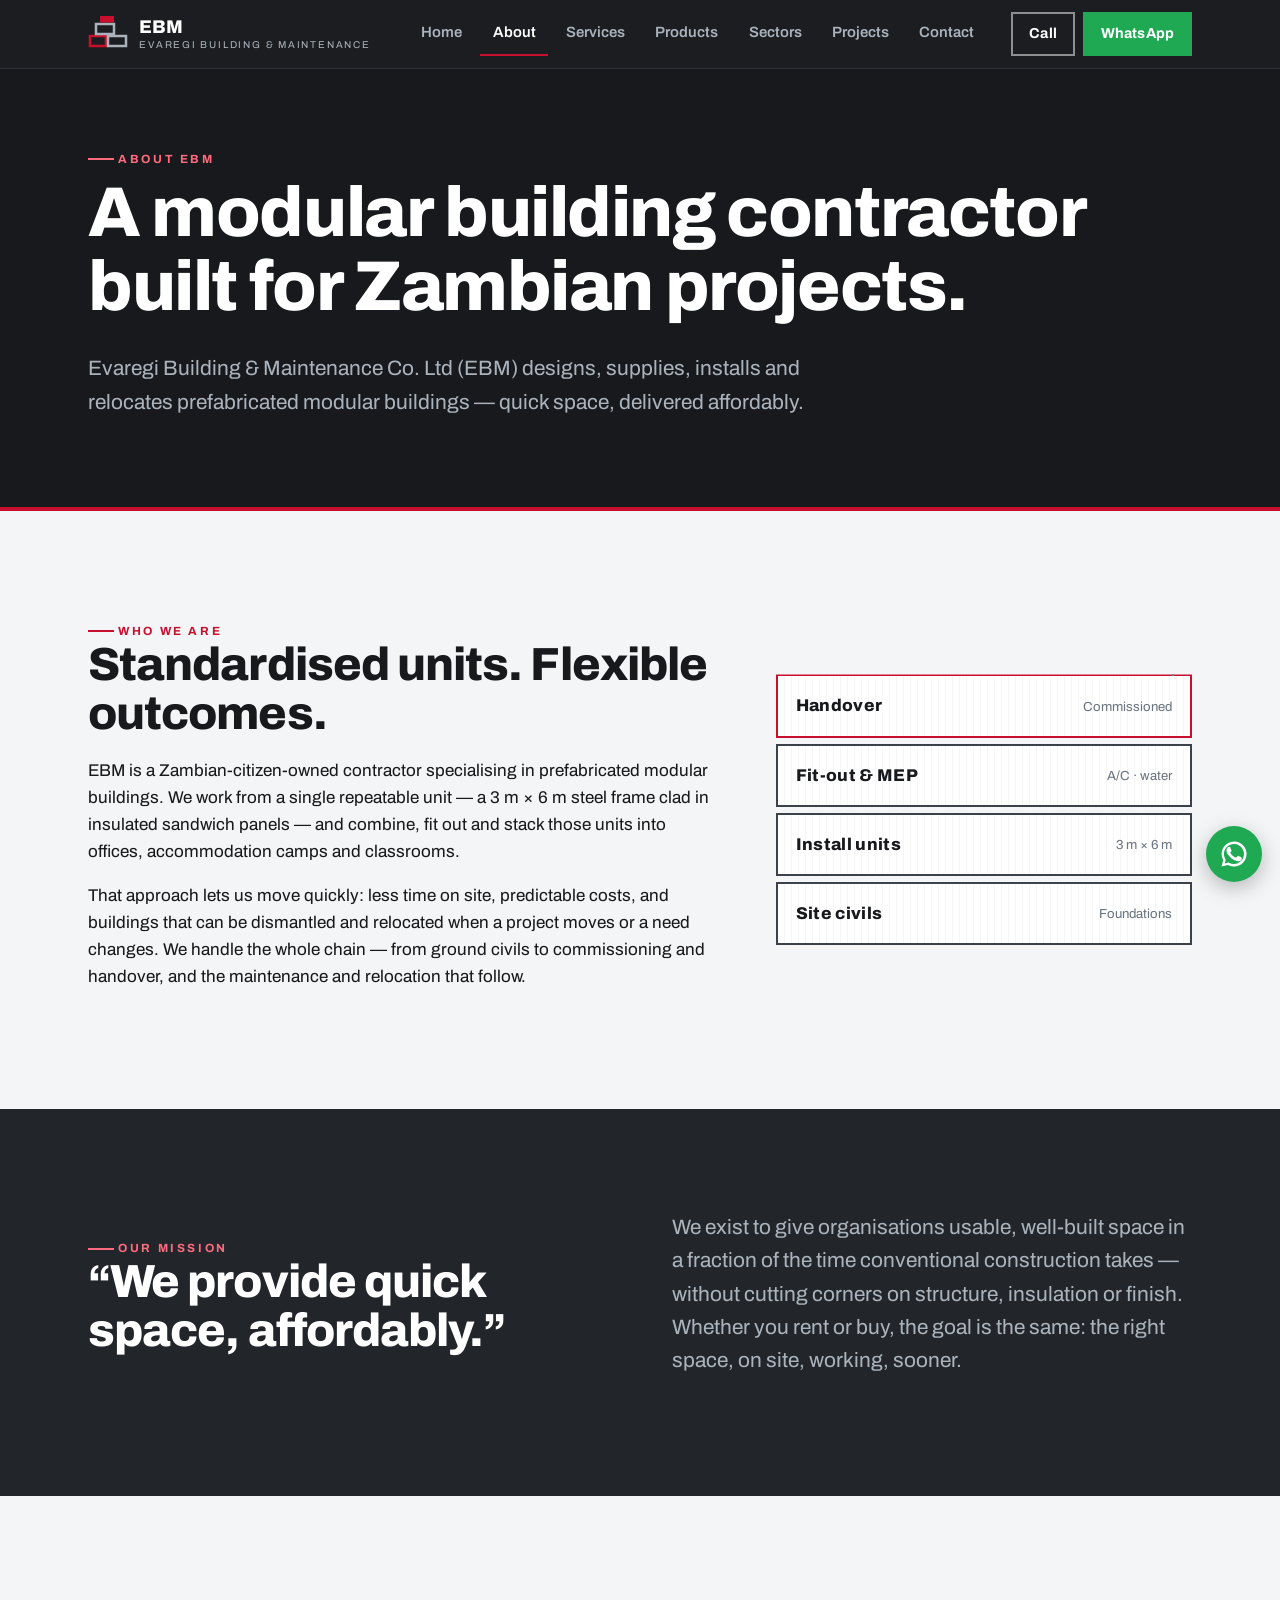
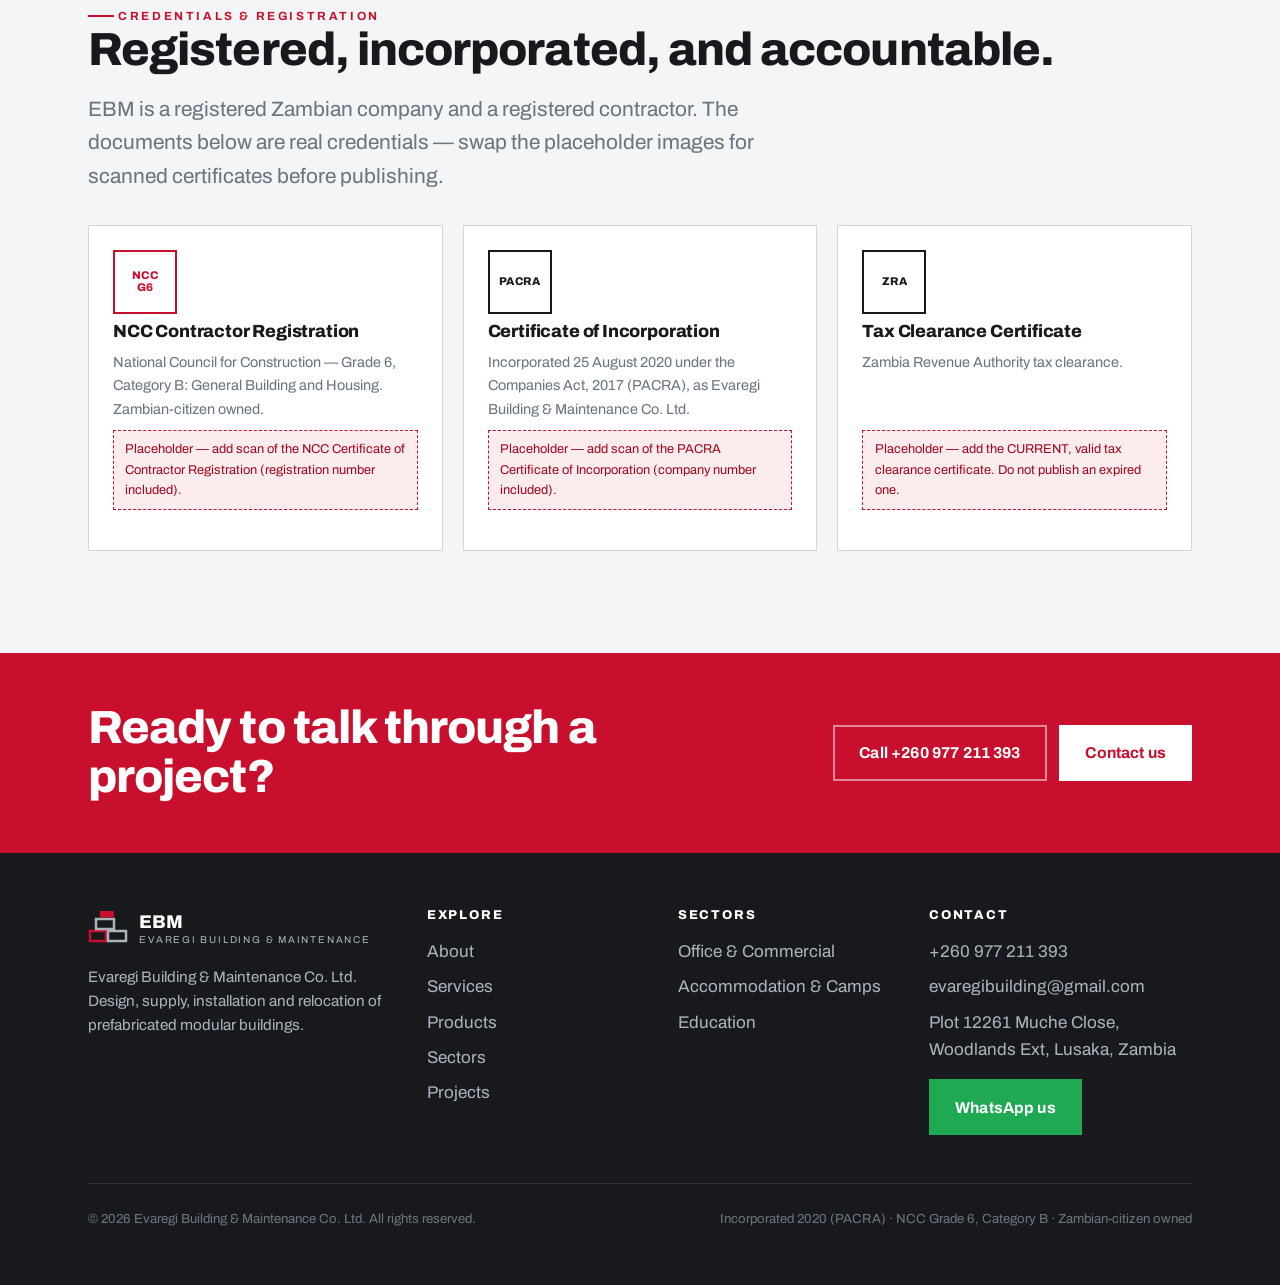
<file: about.html>
<!DOCTYPE html>
<html lang="en">
<head>
  <meta charset="UTF-8">
  <meta name="viewport" content="width=device-width, initial-scale=1">
  <title>About EBM — Evaregi Building &amp; Maintenance, Lusaka</title>
  <meta name="description" content="Evaregi Building & Maintenance Co. Ltd — a Zambian-citizen-owned modular building contractor incorporated in 2020, registered NCC Grade 6, Category B.">
  <link rel="icon" href="assets/img/favicon.svg" type="image/svg+xml">
  <link rel="preconnect" href="https://fonts.googleapis.com">
  <link rel="preconnect" href="https://fonts.gstatic.com" crossorigin>
  <link href="https://fonts.googleapis.com/css2?family=Archivo:wght@400;500;600;700;800&display=swap" rel="stylesheet">
  <link rel="stylesheet" href="assets/css/style.css">
</head>
<body>
<a class="skip" href="#main">Skip to content</a>

<header class="site-header">
  <div class="wrap nav">
    <a class="brand" href="index.html" aria-label="Evaregi Building and Maintenance — home">
      <img src="assets/img/logo.svg" alt="" width="40" height="40">
      <span class="brand-txt"><b>EBM</b><span>Evaregi Building &amp; Maintenance</span></span>
    </a>
    <button class="nav-toggle" aria-label="Open menu" aria-controls="nav-menu" aria-expanded="false">
      <svg viewBox="0 0 24 24" fill="none" stroke="currentColor" stroke-width="2"><line x1="3" y1="6" x2="21" y2="6"/><line x1="3" y1="12" x2="21" y2="12"/><line x1="3" y1="18" x2="21" y2="18"/></svg>
    </button>
    <div class="nav-menu" id="nav-menu">
      <ul class="nav-links">
        <li><a href="index.html">Home</a></li>
        <li><a href="about.html" aria-current="page">About</a></li>
        <li><a href="services.html">Services</a></li>
        <li><a href="products.html">Products</a></li>
        <li><a href="sectors.html">Sectors</a></li>
        <li><a href="projects.html">Projects</a></li>
        <li><a href="contact.html">Contact</a></li>
      </ul>
      <div class="nav-cta">
        <a class="btn btn--ghost-light" href="tel:+260977211393">Call</a>
        <a class="btn btn--wa" href="https://wa.me/260977211393" rel="noopener">WhatsApp</a>
      </div>
    </div>
  </div>
</header>

<main id="main">

  <section class="pagehead">
    <div class="wrap">
      <span class="kicker kicker--light">About EBM</span>
      <h1>A modular building contractor built for Zambian projects.</h1>
      <p class="lede">Evaregi Building &amp; Maintenance Co. Ltd (EBM) designs, supplies, installs and relocates prefabricated modular buildings — quick space, delivered affordably.</p>
    </div>
  </section>

  <section class="section">
    <div class="wrap split split--wide-left">
      <div>
        <span class="kicker">Who we are</span>
        <h2>Standardised units. Flexible outcomes.</h2>
        <p>EBM is a Zambian-citizen-owned contractor specialising in prefabricated modular buildings. We work from a single repeatable unit — a 3 m × 6 m steel frame clad in insulated sandwich panels — and combine, fit out and stack those units into offices, accommodation camps and classrooms.</p>
        <p>That approach lets us move quickly: less time on site, predictable costs, and buildings that can be dismantled and relocated when a project moves or a need changes. We handle the whole chain — from ground civils to commissioning and handover, and the maintenance and relocation that follow.</p>
      </div>
      <div class="stack reveal" aria-hidden="true">
        <div class="unit unit--red"><span class="lift"></span><span class="tag">Handover</span><span class="dim">Commissioned</span></div>
        <div class="unit"><span class="tag">Fit-out &amp; MEP</span><span class="dim">A/C · water</span></div>
        <div class="unit"><span class="tag">Install units</span><span class="dim">3 m × 6 m</span></div>
        <div class="unit"><span class="tag">Site civils</span><span class="dim">Foundations</span></div>
      </div>
    </div>
  </section>

  <section class="section--steel section">
    <div class="wrap split">
      <div>
        <span class="kicker kicker--light">Our mission</span>
        <h2>“We provide quick space, affordably.”</h2>
      </div>
      <div>
        <p class="lede">We exist to give organisations usable, well-built space in a fraction of the time conventional construction takes — without cutting corners on structure, insulation or finish. Whether you rent or buy, the goal is the same: the right space, on site, working, sooner.</p>
      </div>
    </div>
  </section>

  <!-- CREDENTIALS -->
  <section class="section">
    <div class="wrap">
      <span class="kicker">Credentials &amp; registration</span>
      <h2>Registered, incorporated, and accountable.</h2>
      <p class="lede" style="margin-bottom:2rem">EBM is a registered Zambian company and a registered contractor. The documents below are real credentials — swap the placeholder images for scanned certificates before publishing.</p>
      <div class="creds">
        <div class="cred">
          <div class="badge badge--red">NCC<br>G6</div>
          <h3>NCC Contractor Registration</h3>
          <p class="meta">National Council for Construction — Grade 6, Category B: General Building and Housing. Zambian-citizen owned.</p>
          <p class="placeholder-note">Placeholder — add scan of the NCC Certificate of Contractor Registration (registration number included).</p>
        </div>
        <div class="cred">
          <div class="badge">PACRA</div>
          <h3>Certificate of Incorporation</h3>
          <p class="meta">Incorporated 25 August 2020 under the Companies Act, 2017 (PACRA), as Evaregi Building &amp; Maintenance Co. Ltd.</p>
          <p class="placeholder-note">Placeholder — add scan of the PACRA Certificate of Incorporation (company number included).</p>
        </div>
        <div class="cred">
          <div class="badge">ZRA</div>
          <h3>Tax Clearance Certificate</h3>
          <p class="meta">Zambia Revenue Authority tax clearance.</p>
          <p class="placeholder-note">Placeholder — add the CURRENT, valid tax clearance certificate. Do not publish an expired one.</p>
        </div>
      </div>
    </div>
  </section>

  <section class="cta-band">
    <div class="wrap">
      <h2>Ready to talk through a project?</h2>
      <div class="actions">
        <a class="btn btn--ghost-light" href="tel:+260977211393">Call +260 977 211 393</a>
        <a class="btn" style="background:#fff;color:var(--red)" href="contact.html">Contact us</a>
      </div>
    </div>
  </section>

</main>

<footer class="site-footer">
  <div class="wrap">
    <div class="foot-grid">
      <div>
        <a class="brand" href="index.html" style="margin-bottom:1rem">
          <img src="assets/img/logo.svg" alt="" width="40" height="40">
          <span class="brand-txt"><b>EBM</b><span>Evaregi Building &amp; Maintenance</span></span>
        </a>
        <p>Evaregi Building &amp; Maintenance Co. Ltd. Design, supply, installation and relocation of prefabricated modular buildings.</p>
      </div>
      <div>
        <h4>Explore</h4>
        <ul>
          <li><a href="about.html">About</a></li>
          <li><a href="services.html">Services</a></li>
          <li><a href="products.html">Products</a></li>
          <li><a href="sectors.html">Sectors</a></li>
          <li><a href="projects.html">Projects</a></li>
        </ul>
      </div>
      <div>
        <h4>Sectors</h4>
        <ul>
          <li><a href="sectors.html#office">Office &amp; Commercial</a></li>
          <li><a href="sectors.html#accommodation">Accommodation &amp; Camps</a></li>
          <li><a href="sectors.html#education">Education</a></li>
        </ul>
      </div>
      <div>
        <h4>Contact</h4>
        <ul>
          <li><a href="tel:+260977211393">+260 977 211 393</a></li>
          <li><a href="mailto:evaregibuilding@gmail.com">evaregibuilding@gmail.com</a></li>
          <li>Plot 12261 Muche Close,<br>Woodlands Ext, Lusaka, Zambia</li>
          <li><a class="btn btn--wa" style="margin-top:.5rem" href="https://wa.me/260977211393" rel="noopener">WhatsApp us</a></li>
        </ul>
      </div>
    </div>
    <div class="foot-bottom">
      <span>© <span id="year">2026</span> Evaregi Building &amp; Maintenance Co. Ltd. All rights reserved.</span>
      <span>Incorporated 2020 (PACRA) · NCC Grade 6, Category B · Zambian-citizen owned</span>
    </div>
  </div>
</footer>

<a class="wa-float" href="https://wa.me/260977211393" aria-label="Chat with EBM on WhatsApp" rel="noopener">
  <svg viewBox="0 0 24 24" fill="currentColor"><path d="M17.5 14.4c-.3-.2-1.7-.8-2-.9-.3-.1-.5-.2-.7.1-.2.3-.7.9-.9 1.1-.2.2-.3.2-.6.1-1.8-.9-3-1.6-4.2-3.6-.3-.5.3-.5.9-1.6.1-.2 0-.4 0-.5-.1-.1-.7-1.6-.9-2.2-.2-.6-.5-.5-.7-.5h-.6c-.2 0-.5.1-.8.4-.3.3-1 1-1 2.5s1.1 2.9 1.2 3.1c.2.2 2.1 3.3 5.2 4.6 3.1 1.2 3.1.8 3.6.8.6 0 1.7-.7 2-1.4.2-.7.2-1.2.2-1.4-.1-.1-.3-.2-.5-.3z"/><path d="M12 2a10 10 0 0 0-8.6 15L2 22l5.1-1.3A10 10 0 1 0 12 2zm0 18a8 8 0 0 1-4.1-1.1l-.3-.2-3 .8.8-2.9-.2-.3A8 8 0 1 1 12 20z"/></svg>
</a>

<script src="assets/js/main.js"></script>
</body>
</html>
</file>
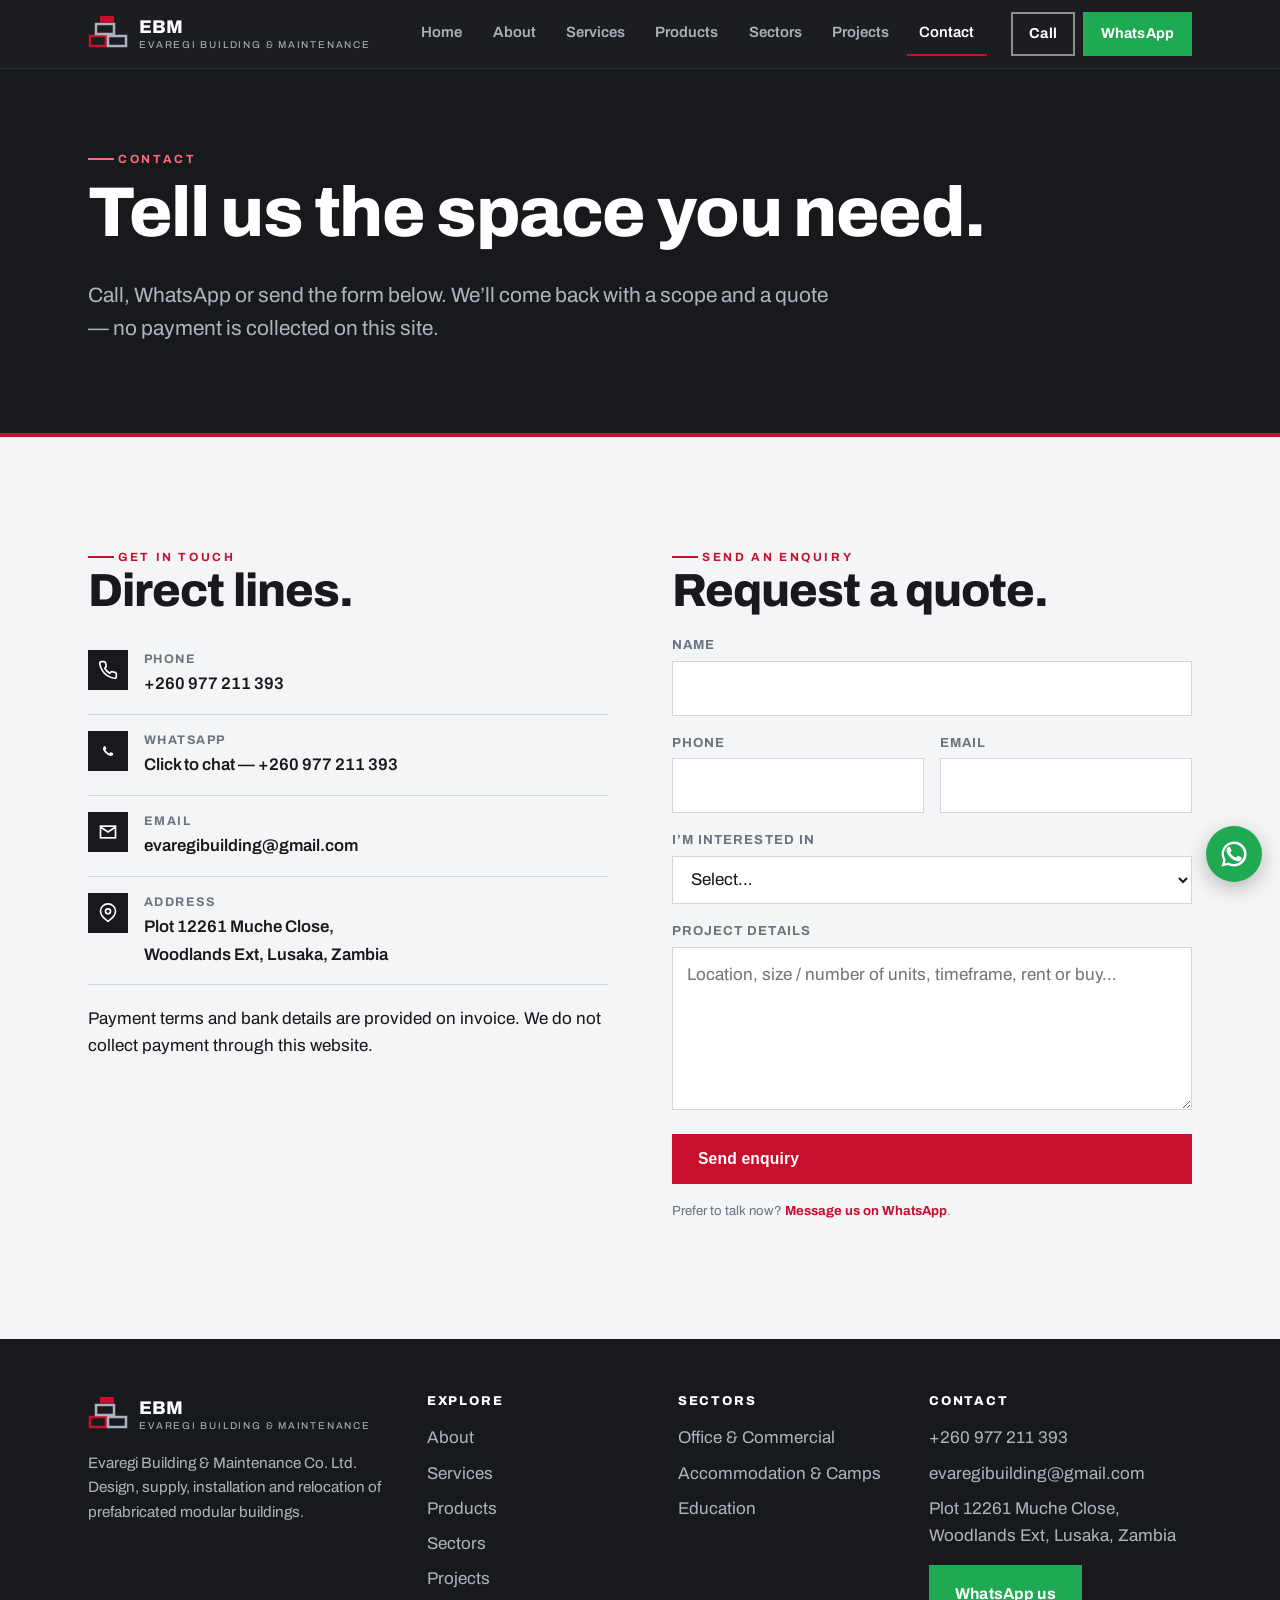
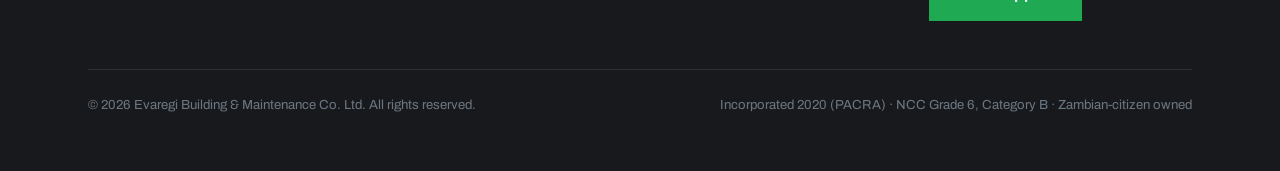
<file: contact.html>
<!DOCTYPE html>
<html lang="en">
<head>
  <meta charset="UTF-8">
  <meta name="viewport" content="width=device-width, initial-scale=1">
  <title>Contact EBM — Modular Buildings, Lusaka, Zambia</title>
  <meta name="description" content="Contact Evaregi Building & Maintenance — call +260 977 211 393, WhatsApp, or email evaregibuilding@gmail.com. Plot 12261 Muche Close, Woodlands Ext, Lusaka.">
  <link rel="icon" href="assets/img/favicon.svg" type="image/svg+xml">
  <link rel="preconnect" href="https://fonts.googleapis.com">
  <link rel="preconnect" href="https://fonts.gstatic.com" crossorigin>
  <link href="https://fonts.googleapis.com/css2?family=Archivo:wght@400;500;600;700;800&display=swap" rel="stylesheet">
  <link rel="stylesheet" href="assets/css/style.css">
</head>
<body>
<a class="skip" href="#main">Skip to content</a>

<header class="site-header">
  <div class="wrap nav">
    <a class="brand" href="index.html" aria-label="Evaregi Building and Maintenance — home">
      <img src="assets/img/logo.svg" alt="" width="40" height="40">
      <span class="brand-txt"><b>EBM</b><span>Evaregi Building &amp; Maintenance</span></span>
    </a>
    <button class="nav-toggle" aria-label="Open menu" aria-controls="nav-menu" aria-expanded="false">
      <svg viewBox="0 0 24 24" fill="none" stroke="currentColor" stroke-width="2"><line x1="3" y1="6" x2="21" y2="6"/><line x1="3" y1="12" x2="21" y2="12"/><line x1="3" y1="18" x2="21" y2="18"/></svg>
    </button>
    <div class="nav-menu" id="nav-menu">
      <ul class="nav-links">
        <li><a href="index.html">Home</a></li>
        <li><a href="about.html">About</a></li>
        <li><a href="services.html">Services</a></li>
        <li><a href="products.html">Products</a></li>
        <li><a href="sectors.html">Sectors</a></li>
        <li><a href="projects.html">Projects</a></li>
        <li><a href="contact.html" aria-current="page">Contact</a></li>
      </ul>
      <div class="nav-cta">
        <a class="btn btn--ghost-light" href="tel:+260977211393">Call</a>
        <a class="btn btn--wa" href="https://wa.me/260977211393" rel="noopener">WhatsApp</a>
      </div>
    </div>
  </div>
</header>

<main id="main">

  <section class="pagehead">
    <div class="wrap">
      <span class="kicker kicker--light">Contact</span>
      <h1>Tell us the space you need.</h1>
      <p class="lede">Call, WhatsApp or send the form below. We’ll come back with a scope and a quote — no payment is collected on this site.</p>
    </div>
  </section>

  <section class="section">
    <div class="wrap contact-grid">

      <!-- details -->
      <div>
        <span class="kicker">Get in touch</span>
        <h2>Direct lines.</h2>
        <ul class="contact-list">
          <li>
            <span class="ic"><svg viewBox="0 0 24 24" fill="none" stroke="currentColor" stroke-width="2"><path d="M22 16.9v3a2 2 0 0 1-2.2 2 19.8 19.8 0 0 1-8.6-3.1 19.5 19.5 0 0 1-6-6 19.8 19.8 0 0 1-3.1-8.7A2 2 0 0 1 4.1 2h3a2 2 0 0 1 2 1.7c.1 1 .4 1.9.7 2.8a2 2 0 0 1-.5 2.1L8.1 9.9a16 16 0 0 0 6 6l1.3-1.3a2 2 0 0 1 2.1-.4c.9.3 1.8.6 2.8.7a2 2 0 0 1 1.7 2z"/></svg></span>
            <div><b>Phone</b><a href="tel:+260977211393">+260 977 211 393</a></div>
          </li>
          <li>
            <span class="ic"><svg viewBox="0 0 24 24" fill="currentColor"><path d="M17.5 14.4c-.3-.2-1.7-.8-2-.9-.3-.1-.5-.2-.7.1-.2.3-.7.9-.9 1.1-.2.2-.3.2-.6.1-1.8-.9-3-1.6-4.2-3.6-.3-.5.3-.5.9-1.6.1-.2 0-.4 0-.5-.1-.1-.7-1.6-.9-2.2-.2-.6-.5-.5-.7-.5h-.6c-.2 0-.5.1-.8.4-.3.3-1 1-1 2.5s1.1 2.9 1.2 3.1c.2.2 2.1 3.3 5.2 4.6 3.1 1.2 3.1.8 3.6.8.6 0 1.7-.7 2-1.4.2-.7.2-1.2.2-1.4-.1-.1-.3-.2-.5-.3z"/></svg></span>
            <div><b>WhatsApp</b><a href="https://wa.me/260977211393?text=Hello%20EBM%2C%20I%27d%20like%20to%20enquire%20about%20modular%20buildings." rel="noopener">Click to chat — +260 977 211 393</a></div>
          </li>
          <li>
            <span class="ic"><svg viewBox="0 0 24 24" fill="none" stroke="currentColor" stroke-width="2"><rect x="3" y="5" width="18" height="14"/><path d="m3 6 9 6 9-6"/></svg></span>
            <div><b>Email</b><a href="mailto:evaregibuilding@gmail.com">evaregibuilding@gmail.com</a></div>
          </li>
          <li>
            <span class="ic"><svg viewBox="0 0 24 24" fill="none" stroke="currentColor" stroke-width="2"><path d="M21 10c0 6-9 12-9 12s-9-6-9-12a9 9 0 0 1 18 0z"/><circle cx="12" cy="10" r="3"/></svg></span>
            <div><b>Address</b><span class="val">Plot 12261 Muche Close,<br>Woodlands Ext, Lusaka, Zambia</span></div>
          </li>
        </ul>
        <p class="form-note" style="margin-top:1.2rem">Payment terms and bank details are provided on invoice. We do not collect payment through this website.</p>
      </div>

      <!-- form -->
      <div>
        <span class="kicker">Send an enquiry</span>
        <h2>Request a quote.</h2>
        <!-- Submissions POST to the Formspree dashboard form, which delivers to
             evaregibuilding@gmail.com. If the endpoint ever errors, the form
             falls back to opening the visitor's email app pre-filled to the same
             address (no leads lost). -->
        <form class="lead" data-endpoint="https://formspree.io/f/mykqrpeb" novalidate>
          <div class="form-status" role="status" aria-live="polite"></div>
          <!-- honeypot -->
          <div style="position:absolute;left:-9999px" aria-hidden="true">
            <label>Company website<input type="text" name="company_website" tabindex="-1" autocomplete="off"></label>
          </div>
          <div>
            <label for="name">Name</label>
            <input id="name" name="name" type="text" required autocomplete="name">
          </div>
          <div class="split" style="gap:1rem">
            <div>
              <label for="phone">Phone</label>
              <input id="phone" name="phone" type="tel" autocomplete="tel" inputmode="tel">
            </div>
            <div>
              <label for="email">Email</label>
              <input id="email" name="email" type="email" autocomplete="email">
            </div>
          </div>
          <div>
            <label for="interest">I’m interested in</label>
            <select id="interest" name="interest">
              <option value="">Select…</option>
              <option>Office &amp; Commercial building</option>
              <option>Accommodation / camp</option>
              <option>Classrooms / education</option>
              <option>Rental enquiry</option>
              <option>Purchase enquiry</option>
              <option>Maintenance or relocation</option>
              <option>Something else</option>
            </select>
          </div>
          <div>
            <label for="message">Project details</label>
            <textarea id="message" name="message" rows="5" placeholder="Location, size / number of units, timeframe, rent or buy…"></textarea>
          </div>
          <button class="btn btn--red" type="submit">Send enquiry</button>
          <p class="form-note">Prefer to talk now? <a href="https://wa.me/260977211393" rel="noopener" style="color:var(--red);font-weight:700">Message us on WhatsApp</a>.</p>
        </form>
      </div>

    </div>
  </section>

</main>

<footer class="site-footer">
  <div class="wrap">
    <div class="foot-grid">
      <div>
        <a class="brand" href="index.html" style="margin-bottom:1rem">
          <img src="assets/img/logo.svg" alt="" width="40" height="40">
          <span class="brand-txt"><b>EBM</b><span>Evaregi Building &amp; Maintenance</span></span>
        </a>
        <p>Evaregi Building &amp; Maintenance Co. Ltd. Design, supply, installation and relocation of prefabricated modular buildings.</p>
      </div>
      <div>
        <h4>Explore</h4>
        <ul>
          <li><a href="about.html">About</a></li>
          <li><a href="services.html">Services</a></li>
          <li><a href="products.html">Products</a></li>
          <li><a href="sectors.html">Sectors</a></li>
          <li><a href="projects.html">Projects</a></li>
        </ul>
      </div>
      <div>
        <h4>Sectors</h4>
        <ul>
          <li><a href="sectors.html#office">Office &amp; Commercial</a></li>
          <li><a href="sectors.html#accommodation">Accommodation &amp; Camps</a></li>
          <li><a href="sectors.html#education">Education</a></li>
        </ul>
      </div>
      <div>
        <h4>Contact</h4>
        <ul>
          <li><a href="tel:+260977211393">+260 977 211 393</a></li>
          <li><a href="mailto:evaregibuilding@gmail.com">evaregibuilding@gmail.com</a></li>
          <li>Plot 12261 Muche Close,<br>Woodlands Ext, Lusaka, Zambia</li>
          <li><a class="btn btn--wa" style="margin-top:.5rem" href="https://wa.me/260977211393" rel="noopener">WhatsApp us</a></li>
        </ul>
      </div>
    </div>
    <div class="foot-bottom">
      <span>© <span id="year">2026</span> Evaregi Building &amp; Maintenance Co. Ltd. All rights reserved.</span>
      <span>Incorporated 2020 (PACRA) · NCC Grade 6, Category B · Zambian-citizen owned</span>
    </div>
  </div>
</footer>

<a class="wa-float" href="https://wa.me/260977211393" aria-label="Chat with EBM on WhatsApp" rel="noopener">
  <svg viewBox="0 0 24 24" fill="currentColor"><path d="M17.5 14.4c-.3-.2-1.7-.8-2-.9-.3-.1-.5-.2-.7.1-.2.3-.7.9-.9 1.1-.2.2-.3.2-.6.1-1.8-.9-3-1.6-4.2-3.6-.3-.5.3-.5.9-1.6.1-.2 0-.4 0-.5-.1-.1-.7-1.6-.9-2.2-.2-.6-.5-.5-.7-.5h-.6c-.2 0-.5.1-.8.4-.3.3-1 1-1 2.5s1.1 2.9 1.2 3.1c.2.2 2.1 3.3 5.2 4.6 3.1 1.2 3.1.8 3.6.8.6 0 1.7-.7 2-1.4.2-.7.2-1.2.2-1.4-.1-.1-.3-.2-.5-.3z"/><path d="M12 2a10 10 0 0 0-8.6 15L2 22l5.1-1.3A10 10 0 1 0 12 2zm0 18a8 8 0 0 1-4.1-1.1l-.3-.2-3 .8.8-2.9-.2-.3A8 8 0 1 1 12 20z"/></svg>
</a>

<script src="assets/js/main.js"></script>
</body>
</html>
</file>
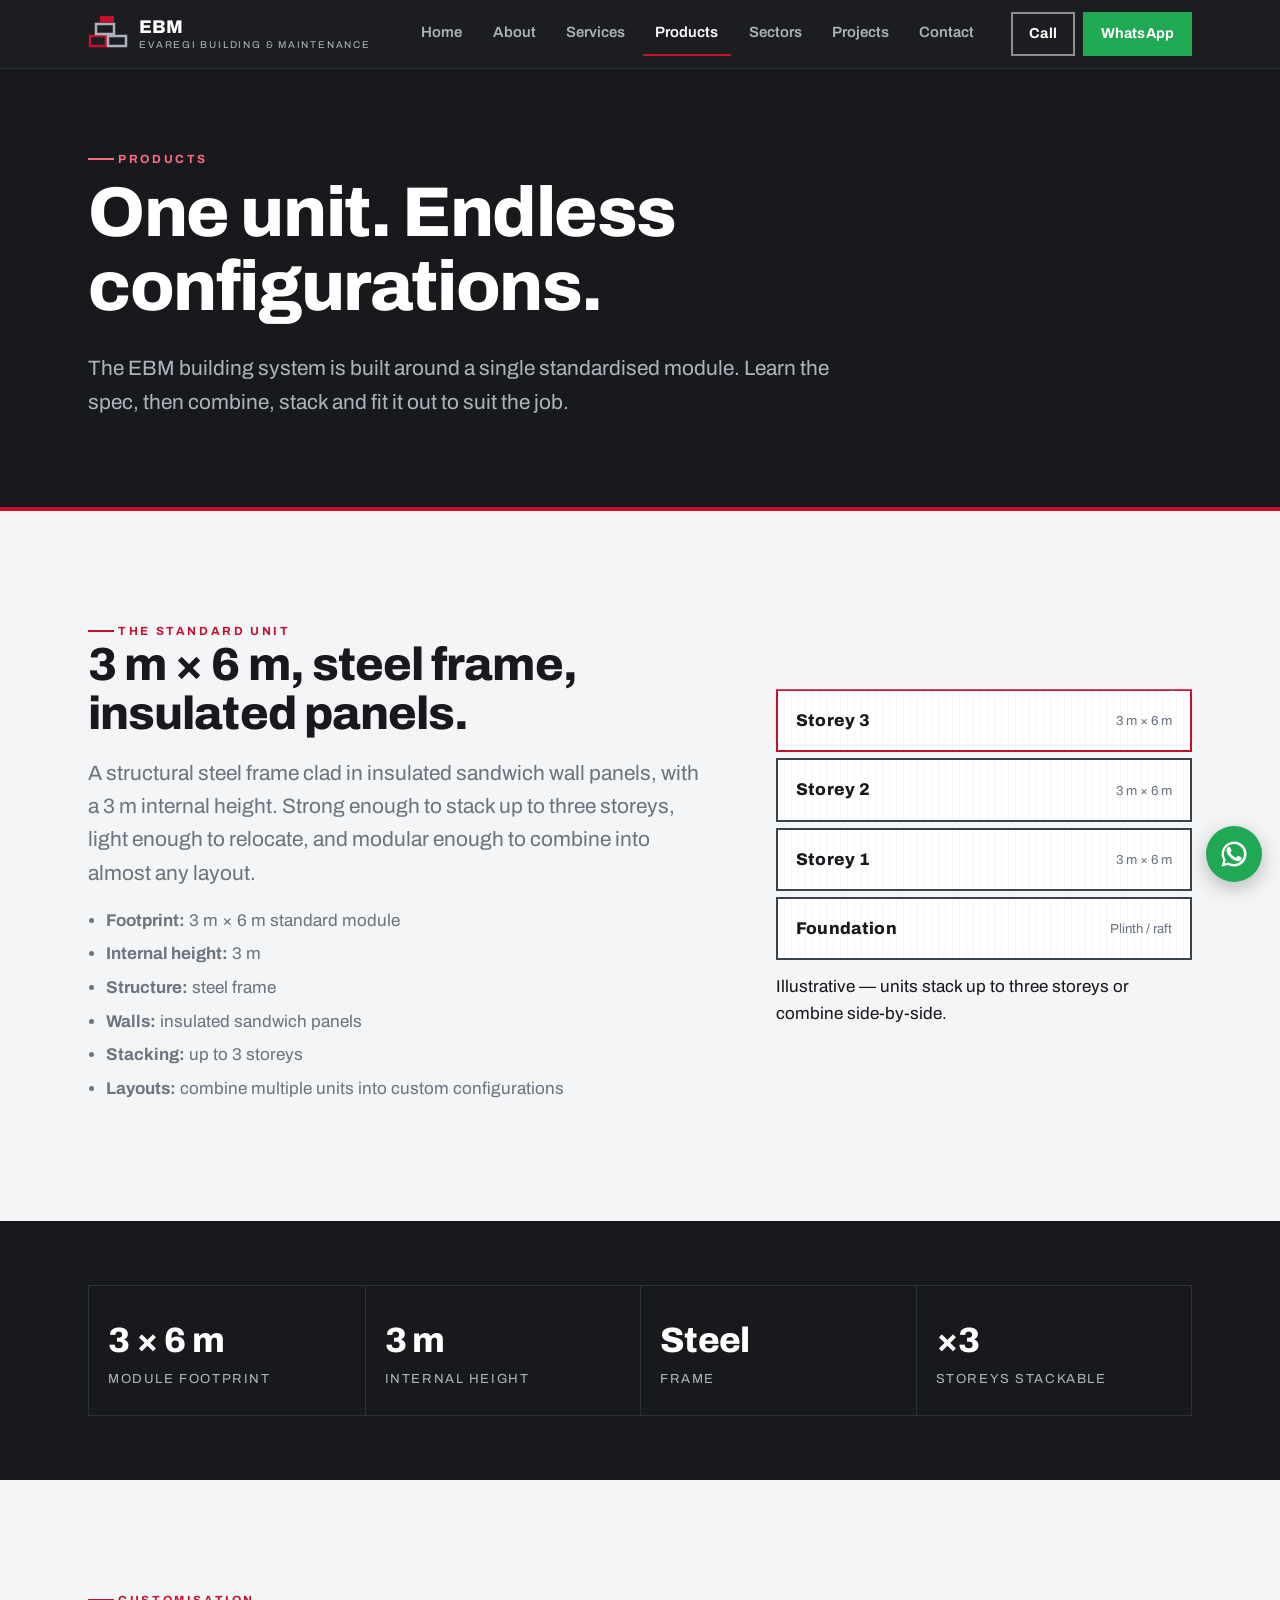
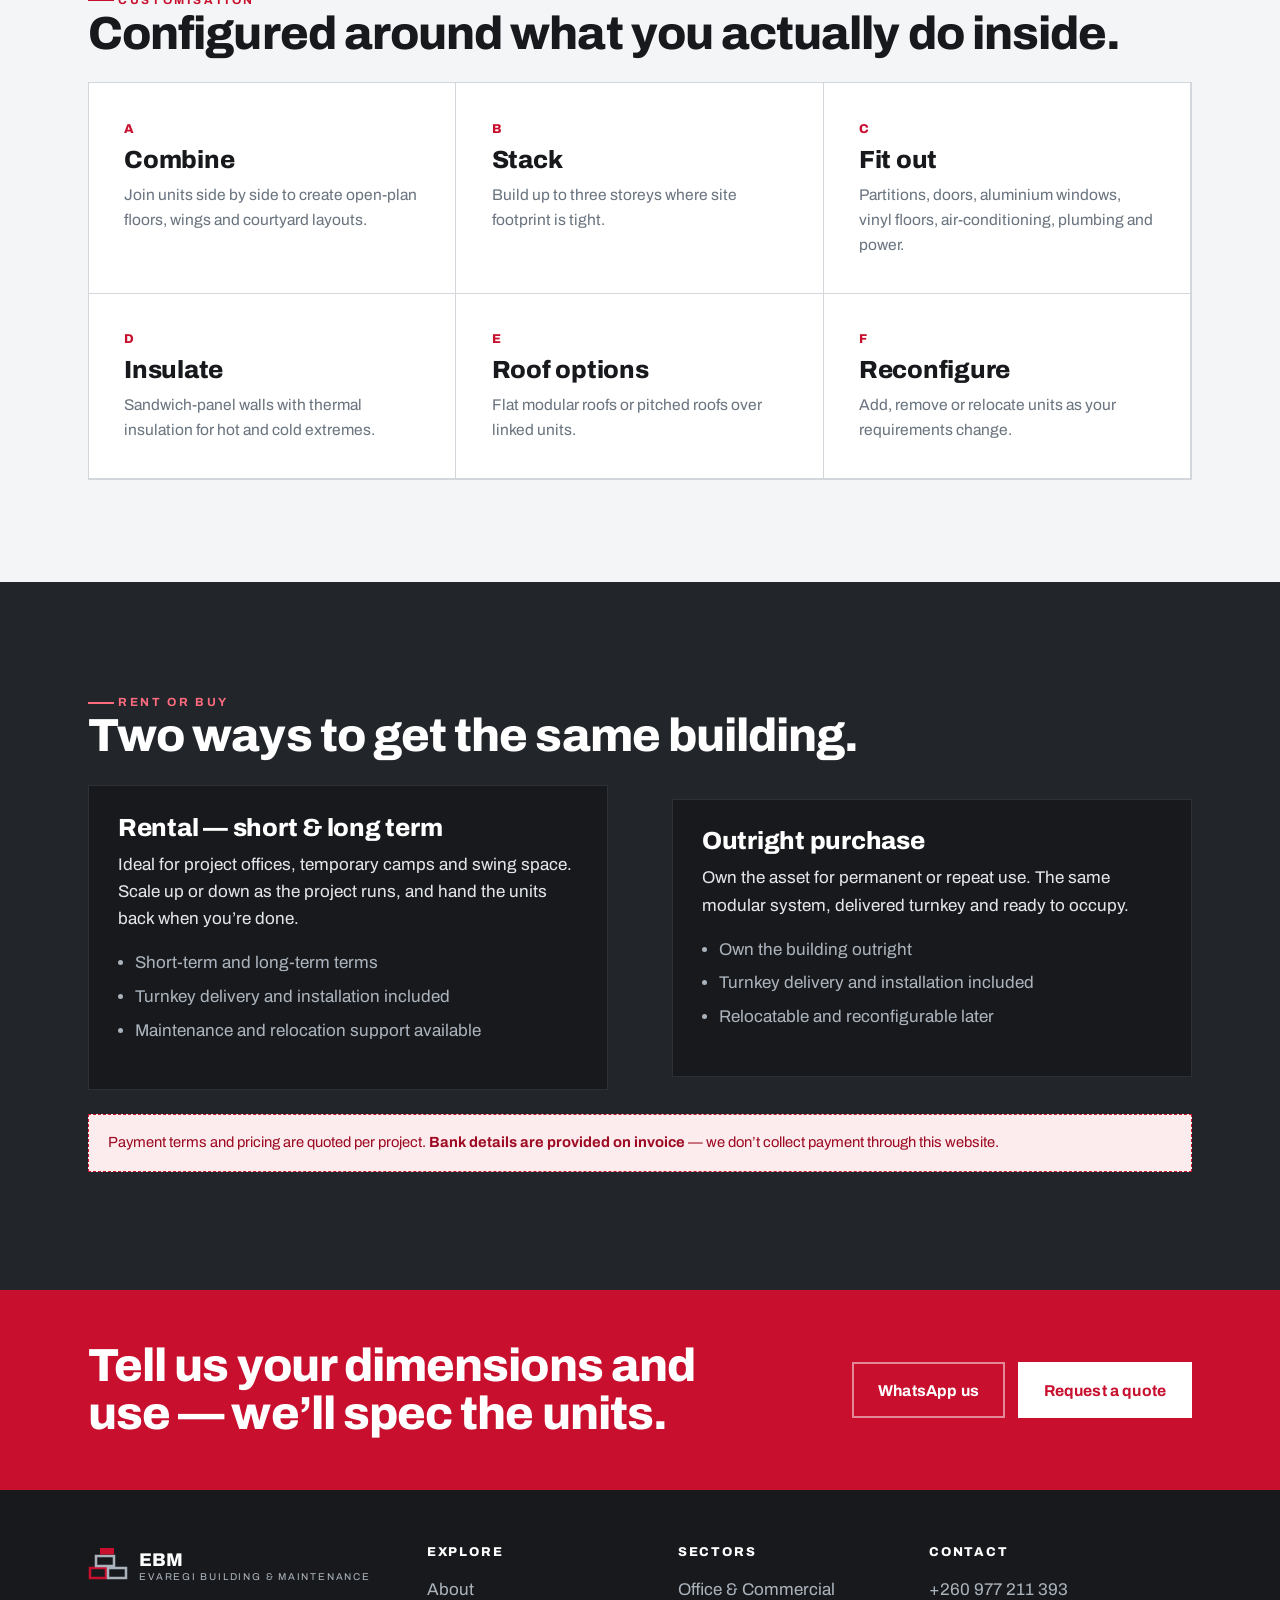
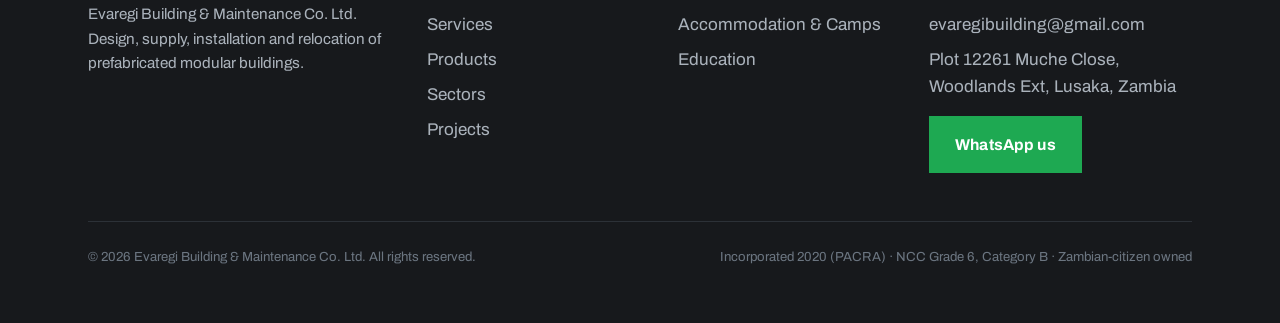
<file: products.html>
<!DOCTYPE html>
<html lang="en">
<head>
  <meta charset="UTF-8">
  <meta name="viewport" content="width=device-width, initial-scale=1">
  <title>Products — The 3 m × 6 m Modular Unit | EBM</title>
  <meta name="description" content="EBM's core product: a 3 m × 6 m steel-framed modular unit with insulated sandwich panels, 3 m internal height, stackable to 3 storeys and combinable into custom layouts. Rent or buy.">
  <link rel="icon" href="assets/img/favicon.svg" type="image/svg+xml">
  <link rel="preconnect" href="https://fonts.googleapis.com">
  <link rel="preconnect" href="https://fonts.gstatic.com" crossorigin>
  <link href="https://fonts.googleapis.com/css2?family=Archivo:wght@400;500;600;700;800&display=swap" rel="stylesheet">
  <link rel="stylesheet" href="assets/css/style.css">
</head>
<body>
<a class="skip" href="#main">Skip to content</a>

<header class="site-header">
  <div class="wrap nav">
    <a class="brand" href="index.html" aria-label="Evaregi Building and Maintenance — home">
      <img src="assets/img/logo.svg" alt="" width="40" height="40">
      <span class="brand-txt"><b>EBM</b><span>Evaregi Building &amp; Maintenance</span></span>
    </a>
    <button class="nav-toggle" aria-label="Open menu" aria-controls="nav-menu" aria-expanded="false">
      <svg viewBox="0 0 24 24" fill="none" stroke="currentColor" stroke-width="2"><line x1="3" y1="6" x2="21" y2="6"/><line x1="3" y1="12" x2="21" y2="12"/><line x1="3" y1="18" x2="21" y2="18"/></svg>
    </button>
    <div class="nav-menu" id="nav-menu">
      <ul class="nav-links">
        <li><a href="index.html">Home</a></li>
        <li><a href="about.html">About</a></li>
        <li><a href="services.html">Services</a></li>
        <li><a href="products.html" aria-current="page">Products</a></li>
        <li><a href="sectors.html">Sectors</a></li>
        <li><a href="projects.html">Projects</a></li>
        <li><a href="contact.html">Contact</a></li>
      </ul>
      <div class="nav-cta">
        <a class="btn btn--ghost-light" href="tel:+260977211393">Call</a>
        <a class="btn btn--wa" href="https://wa.me/260977211393" rel="noopener">WhatsApp</a>
      </div>
    </div>
  </div>
</header>

<main id="main">

  <section class="pagehead">
    <div class="wrap">
      <span class="kicker kicker--light">Products</span>
      <h1>One unit. Endless configurations.</h1>
      <p class="lede">The EBM building system is built around a single standardised module. Learn the spec, then combine, stack and fit it out to suit the job.</p>
    </div>
  </section>

  <!-- THE UNIT -->
  <section class="section">
    <div class="wrap split split--wide-left">
      <div>
        <span class="kicker">The standard unit</span>
        <h2>3 m × 6 m, steel frame, insulated panels.</h2>
        <p class="lede">A structural steel frame clad in insulated sandwich wall panels, with a 3 m internal height. Strong enough to stack up to three storeys, light enough to relocate, and modular enough to combine into almost any layout.</p>
        <ul class="bulletlist">
          <li><strong>Footprint:</strong> 3 m × 6 m standard module</li>
          <li><strong>Internal height:</strong> 3 m</li>
          <li><strong>Structure:</strong> steel frame</li>
          <li><strong>Walls:</strong> insulated sandwich panels</li>
          <li><strong>Stacking:</strong> up to 3 storeys</li>
          <li><strong>Layouts:</strong> combine multiple units into custom configurations</li>
        </ul>
      </div>
      <div>
        <div class="stack reveal" aria-hidden="true">
          <div class="unit unit--red"><span class="lift"></span><span class="tag">Storey 3</span><span class="dim">3 m × 6 m</span></div>
          <div class="unit"><span class="tag">Storey 2</span><span class="dim">3 m × 6 m</span></div>
          <div class="unit"><span class="tag">Storey 1</span><span class="dim">3 m × 6 m</span></div>
          <div class="unit"><span class="tag">Foundation</span><span class="dim">Plinth / raft</span></div>
        </div>
        <p class="form-note" style="margin-top:.8rem">Illustrative — units stack up to three storeys or combine side-by-side.</p>
      </div>
    </div>
  </section>

  <!-- SPEC STRIP -->
  <section class="section--dark section--tight">
    <div class="wrap">
      <div class="specs">
        <div class="spec"><div class="v">3 × 6 m</div><div class="l">Module footprint</div></div>
        <div class="spec"><div class="v">3 m</div><div class="l">Internal height</div></div>
        <div class="spec"><div class="v">Steel</div><div class="l">Frame</div></div>
        <div class="spec"><div class="v">×3</div><div class="l">Storeys stackable</div></div>
      </div>
    </div>
  </section>

  <!-- CUSTOMISATION -->
  <section class="section">
    <div class="wrap">
      <span class="kicker">Customisation</span>
      <h2>Configured around what you actually do inside.</h2>
      <div class="modgrid modgrid--3" style="margin-top:1.5rem">
        <div class="cell"><div class="num">A</div><h3>Combine</h3><p>Join units side by side to create open-plan floors, wings and courtyard layouts.</p></div>
        <div class="cell"><div class="num">B</div><h3>Stack</h3><p>Build up to three storeys where site footprint is tight.</p></div>
        <div class="cell"><div class="num">C</div><h3>Fit out</h3><p>Partitions, doors, aluminium windows, vinyl floors, air-conditioning, plumbing and power.</p></div>
        <div class="cell"><div class="num">D</div><h3>Insulate</h3><p>Sandwich-panel walls with thermal insulation for hot and cold extremes.</p></div>
        <div class="cell"><div class="num">E</div><h3>Roof options</h3><p>Flat modular roofs or pitched roofs over linked units.</p></div>
        <div class="cell"><div class="num">F</div><h3>Reconfigure</h3><p>Add, remove or relocate units as your requirements change.</p></div>
      </div>
    </div>
  </section>

  <!-- RENT VS BUY -->
  <section class="section--steel section">
    <div class="wrap">
      <span class="kicker kicker--light">Rent or buy</span>
      <h2>Two ways to get the same building.</h2>
      <div class="split" style="margin-top:1.5rem">
        <div style="background:var(--charcoal);border:1px solid var(--line-dark);padding:1.8rem">
          <h3>Rental — short &amp; long term</h3>
          <p>Ideal for project offices, temporary camps and swing space. Scale up or down as the project runs, and hand the units back when you’re done.</p>
          <ul class="bulletlist" style="color:var(--steel-300)">
            <li>Short-term and long-term terms</li>
            <li>Turnkey delivery and installation included</li>
            <li>Maintenance and relocation support available</li>
          </ul>
        </div>
        <div style="background:var(--charcoal);border:1px solid var(--line-dark);padding:1.8rem">
          <h3>Outright purchase</h3>
          <p>Own the asset for permanent or repeat use. The same modular system, delivered turnkey and ready to occupy.</p>
          <ul class="bulletlist" style="color:var(--steel-300)">
            <li>Own the building outright</li>
            <li>Turnkey delivery and installation included</li>
            <li>Relocatable and reconfigurable later</li>
          </ul>
        </div>
      </div>
      <p class="notice" style="margin-top:1.5rem">Payment terms and pricing are quoted per project. <strong>Bank details are provided on invoice</strong> — we don’t collect payment through this website.</p>
    </div>
  </section>

  <section class="cta-band">
    <div class="wrap">
      <h2>Tell us your dimensions and use — we’ll spec the units.</h2>
      <div class="actions">
        <a class="btn btn--ghost-light" href="https://wa.me/260977211393" rel="noopener">WhatsApp us</a>
        <a class="btn" style="background:#fff;color:var(--red)" href="contact.html">Request a quote</a>
      </div>
    </div>
  </section>

</main>

<footer class="site-footer">
  <div class="wrap">
    <div class="foot-grid">
      <div>
        <a class="brand" href="index.html" style="margin-bottom:1rem">
          <img src="assets/img/logo.svg" alt="" width="40" height="40">
          <span class="brand-txt"><b>EBM</b><span>Evaregi Building &amp; Maintenance</span></span>
        </a>
        <p>Evaregi Building &amp; Maintenance Co. Ltd. Design, supply, installation and relocation of prefabricated modular buildings.</p>
      </div>
      <div>
        <h4>Explore</h4>
        <ul>
          <li><a href="about.html">About</a></li>
          <li><a href="services.html">Services</a></li>
          <li><a href="products.html">Products</a></li>
          <li><a href="sectors.html">Sectors</a></li>
          <li><a href="projects.html">Projects</a></li>
        </ul>
      </div>
      <div>
        <h4>Sectors</h4>
        <ul>
          <li><a href="sectors.html#office">Office &amp; Commercial</a></li>
          <li><a href="sectors.html#accommodation">Accommodation &amp; Camps</a></li>
          <li><a href="sectors.html#education">Education</a></li>
        </ul>
      </div>
      <div>
        <h4>Contact</h4>
        <ul>
          <li><a href="tel:+260977211393">+260 977 211 393</a></li>
          <li><a href="mailto:evaregibuilding@gmail.com">evaregibuilding@gmail.com</a></li>
          <li>Plot 12261 Muche Close,<br>Woodlands Ext, Lusaka, Zambia</li>
          <li><a class="btn btn--wa" style="margin-top:.5rem" href="https://wa.me/260977211393" rel="noopener">WhatsApp us</a></li>
        </ul>
      </div>
    </div>
    <div class="foot-bottom">
      <span>© <span id="year">2026</span> Evaregi Building &amp; Maintenance Co. Ltd. All rights reserved.</span>
      <span>Incorporated 2020 (PACRA) · NCC Grade 6, Category B · Zambian-citizen owned</span>
    </div>
  </div>
</footer>

<a class="wa-float" href="https://wa.me/260977211393" aria-label="Chat with EBM on WhatsApp" rel="noopener">
  <svg viewBox="0 0 24 24" fill="currentColor"><path d="M17.5 14.4c-.3-.2-1.7-.8-2-.9-.3-.1-.5-.2-.7.1-.2.3-.7.9-.9 1.1-.2.2-.3.2-.6.1-1.8-.9-3-1.6-4.2-3.6-.3-.5.3-.5.9-1.6.1-.2 0-.4 0-.5-.1-.1-.7-1.6-.9-2.2-.2-.6-.5-.5-.7-.5h-.6c-.2 0-.5.1-.8.4-.3.3-1 1-1 2.5s1.1 2.9 1.2 3.1c.2.2 2.1 3.3 5.2 4.6 3.1 1.2 3.1.8 3.6.8.6 0 1.7-.7 2-1.4.2-.7.2-1.2.2-1.4-.1-.1-.3-.2-.5-.3z"/><path d="M12 2a10 10 0 0 0-8.6 15L2 22l5.1-1.3A10 10 0 1 0 12 2zm0 18a8 8 0 0 1-4.1-1.1l-.3-.2-3 .8.8-2.9-.2-.3A8 8 0 1 1 12 20z"/></svg>
</a>

<script src="assets/js/main.js"></script>
</body>
</html>
</file>
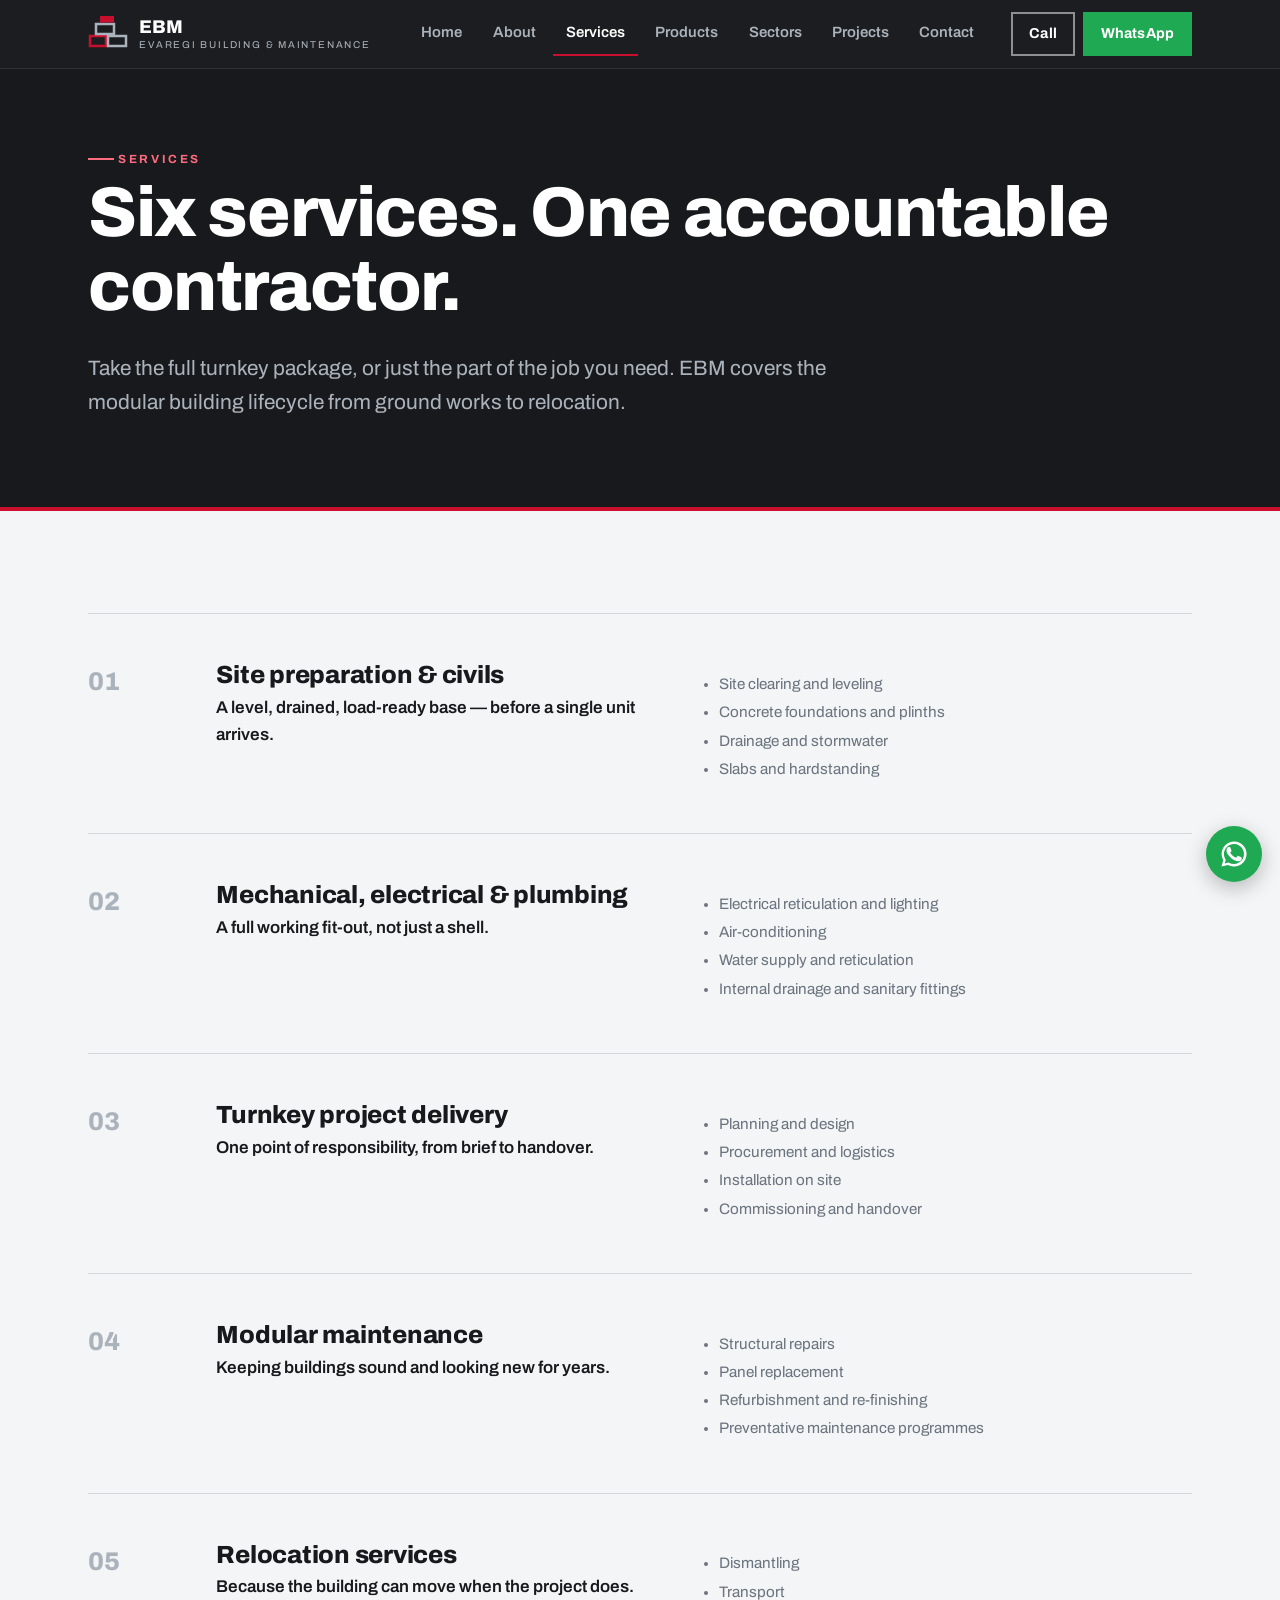
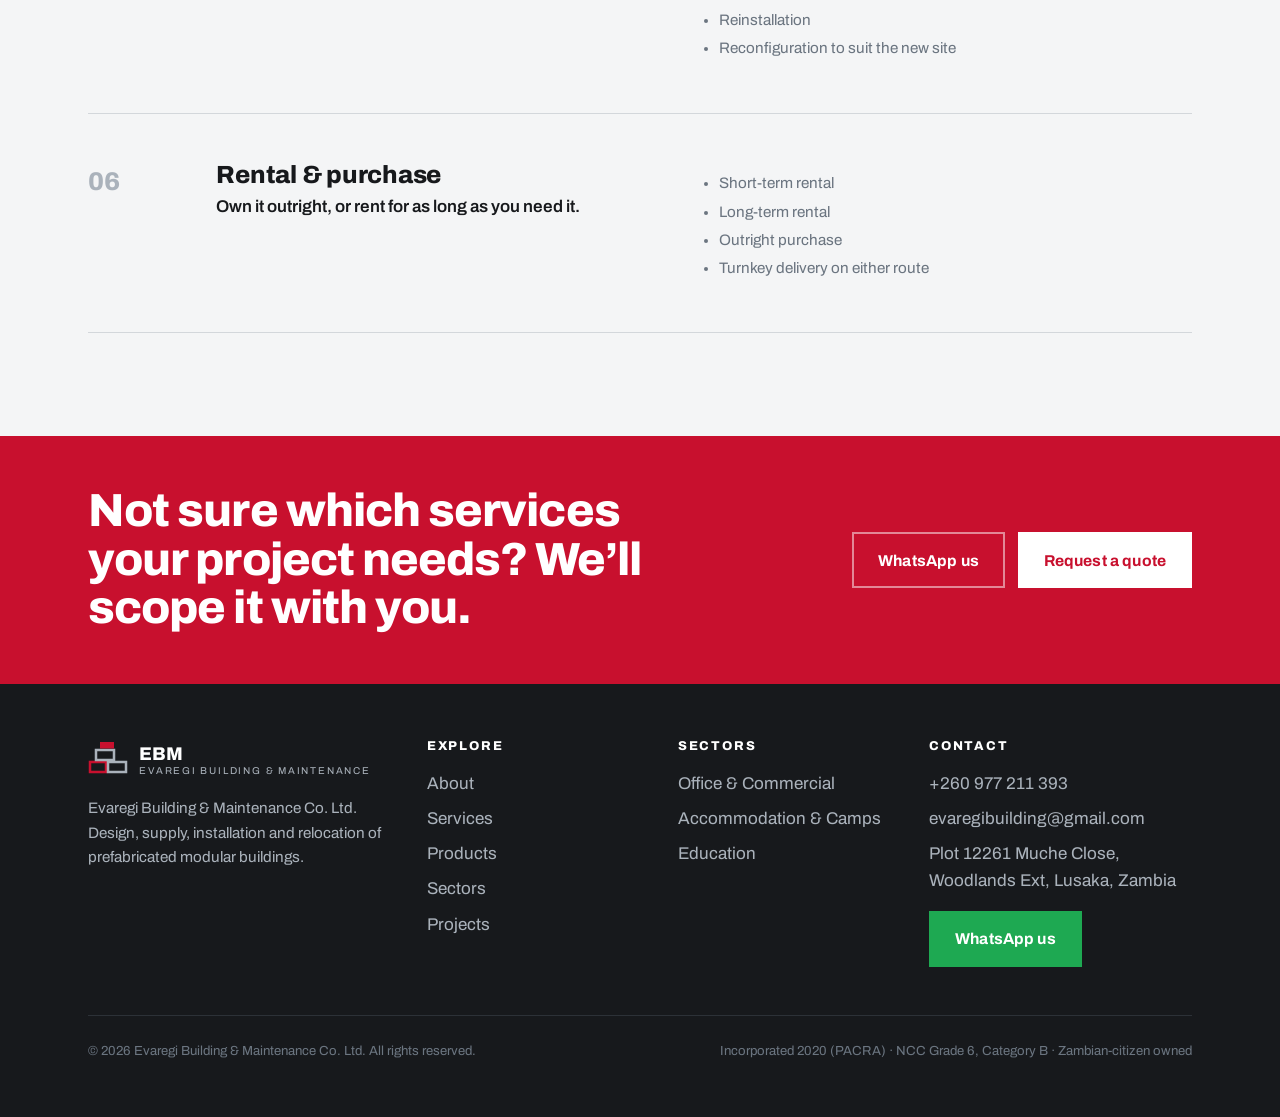
<file: services.html>
<!DOCTYPE html>
<html lang="en">
<head>
  <meta charset="UTF-8">
  <meta name="viewport" content="width=device-width, initial-scale=1">
  <title>Services — EBM Modular Buildings, Zambia</title>
  <meta name="description" content="EBM services: site preparation and civils, MEP fit-out, turnkey project delivery, modular maintenance, relocation, and rental or purchase.">
  <link rel="icon" href="assets/img/favicon.svg" type="image/svg+xml">
  <link rel="preconnect" href="https://fonts.googleapis.com">
  <link rel="preconnect" href="https://fonts.gstatic.com" crossorigin>
  <link href="https://fonts.googleapis.com/css2?family=Archivo:wght@400;500;600;700;800&display=swap" rel="stylesheet">
  <link rel="stylesheet" href="assets/css/style.css">
</head>
<body>
<a class="skip" href="#main">Skip to content</a>

<header class="site-header">
  <div class="wrap nav">
    <a class="brand" href="index.html" aria-label="Evaregi Building and Maintenance — home">
      <img src="assets/img/logo.svg" alt="" width="40" height="40">
      <span class="brand-txt"><b>EBM</b><span>Evaregi Building &amp; Maintenance</span></span>
    </a>
    <button class="nav-toggle" aria-label="Open menu" aria-controls="nav-menu" aria-expanded="false">
      <svg viewBox="0 0 24 24" fill="none" stroke="currentColor" stroke-width="2"><line x1="3" y1="6" x2="21" y2="6"/><line x1="3" y1="12" x2="21" y2="12"/><line x1="3" y1="18" x2="21" y2="18"/></svg>
    </button>
    <div class="nav-menu" id="nav-menu">
      <ul class="nav-links">
        <li><a href="index.html">Home</a></li>
        <li><a href="about.html">About</a></li>
        <li><a href="services.html" aria-current="page">Services</a></li>
        <li><a href="products.html">Products</a></li>
        <li><a href="sectors.html">Sectors</a></li>
        <li><a href="projects.html">Projects</a></li>
        <li><a href="contact.html">Contact</a></li>
      </ul>
      <div class="nav-cta">
        <a class="btn btn--ghost-light" href="tel:+260977211393">Call</a>
        <a class="btn btn--wa" href="https://wa.me/260977211393" rel="noopener">WhatsApp</a>
      </div>
    </div>
  </div>
</header>

<main id="main">

  <section class="pagehead">
    <div class="wrap">
      <span class="kicker kicker--light">Services</span>
      <h1>Six services. One accountable contractor.</h1>
      <p class="lede">Take the full turnkey package, or just the part of the job you need. EBM covers the modular building lifecycle from ground works to relocation.</p>
    </div>
  </section>

  <section class="section">
    <div class="wrap">
      <div class="srv">

        <div class="srv-row" id="civils">
          <div class="idx">01</div>
          <div>
            <h3>Site preparation &amp; civils</h3>
            <p class="srv-lead">A level, drained, load-ready base — before a single unit arrives.</p>
          </div>
          <div>
            <ul>
              <li>Site clearing and leveling</li>
              <li>Concrete foundations and plinths</li>
              <li>Drainage and stormwater</li>
              <li>Slabs and hardstanding</li>
            </ul>
          </div>
        </div>

        <div class="srv-row" id="mep">
          <div class="idx">02</div>
          <div>
            <h3>Mechanical, electrical &amp; plumbing</h3>
            <p class="srv-lead">A full working fit-out, not just a shell.</p>
          </div>
          <div>
            <ul>
              <li>Electrical reticulation and lighting</li>
              <li>Air-conditioning</li>
              <li>Water supply and reticulation</li>
              <li>Internal drainage and sanitary fittings</li>
            </ul>
          </div>
        </div>

        <div class="srv-row" id="turnkey">
          <div class="idx">03</div>
          <div>
            <h3>Turnkey project delivery</h3>
            <p class="srv-lead">One point of responsibility, from brief to handover.</p>
          </div>
          <div>
            <ul>
              <li>Planning and design</li>
              <li>Procurement and logistics</li>
              <li>Installation on site</li>
              <li>Commissioning and handover</li>
            </ul>
          </div>
        </div>

        <div class="srv-row" id="maintenance">
          <div class="idx">04</div>
          <div>
            <h3>Modular maintenance</h3>
            <p class="srv-lead">Keeping buildings sound and looking new for years.</p>
          </div>
          <div>
            <ul>
              <li>Structural repairs</li>
              <li>Panel replacement</li>
              <li>Refurbishment and re-finishing</li>
              <li>Preventative maintenance programmes</li>
            </ul>
          </div>
        </div>

        <div class="srv-row" id="relocation">
          <div class="idx">05</div>
          <div>
            <h3>Relocation services</h3>
            <p class="srv-lead">Because the building can move when the project does.</p>
          </div>
          <div>
            <ul>
              <li>Dismantling</li>
              <li>Transport</li>
              <li>Reinstallation</li>
              <li>Reconfiguration to suit the new site</li>
            </ul>
          </div>
        </div>

        <div class="srv-row" id="rental">
          <div class="idx">06</div>
          <div>
            <h3>Rental &amp; purchase</h3>
            <p class="srv-lead">Own it outright, or rent for as long as you need it.</p>
          </div>
          <div>
            <ul>
              <li>Short-term rental</li>
              <li>Long-term rental</li>
              <li>Outright purchase</li>
              <li>Turnkey delivery on either route</li>
            </ul>
          </div>
        </div>

      </div>
    </div>
  </section>

  <section class="cta-band">
    <div class="wrap">
      <h2>Not sure which services your project needs? We’ll scope it with you.</h2>
      <div class="actions">
        <a class="btn btn--ghost-light" href="https://wa.me/260977211393" rel="noopener">WhatsApp us</a>
        <a class="btn" style="background:#fff;color:var(--red)" href="contact.html">Request a quote</a>
      </div>
    </div>
  </section>

</main>

<footer class="site-footer">
  <div class="wrap">
    <div class="foot-grid">
      <div>
        <a class="brand" href="index.html" style="margin-bottom:1rem">
          <img src="assets/img/logo.svg" alt="" width="40" height="40">
          <span class="brand-txt"><b>EBM</b><span>Evaregi Building &amp; Maintenance</span></span>
        </a>
        <p>Evaregi Building &amp; Maintenance Co. Ltd. Design, supply, installation and relocation of prefabricated modular buildings.</p>
      </div>
      <div>
        <h4>Explore</h4>
        <ul>
          <li><a href="about.html">About</a></li>
          <li><a href="services.html">Services</a></li>
          <li><a href="products.html">Products</a></li>
          <li><a href="sectors.html">Sectors</a></li>
          <li><a href="projects.html">Projects</a></li>
        </ul>
      </div>
      <div>
        <h4>Sectors</h4>
        <ul>
          <li><a href="sectors.html#office">Office &amp; Commercial</a></li>
          <li><a href="sectors.html#accommodation">Accommodation &amp; Camps</a></li>
          <li><a href="sectors.html#education">Education</a></li>
        </ul>
      </div>
      <div>
        <h4>Contact</h4>
        <ul>
          <li><a href="tel:+260977211393">+260 977 211 393</a></li>
          <li><a href="mailto:evaregibuilding@gmail.com">evaregibuilding@gmail.com</a></li>
          <li>Plot 12261 Muche Close,<br>Woodlands Ext, Lusaka, Zambia</li>
          <li><a class="btn btn--wa" style="margin-top:.5rem" href="https://wa.me/260977211393" rel="noopener">WhatsApp us</a></li>
        </ul>
      </div>
    </div>
    <div class="foot-bottom">
      <span>© <span id="year">2026</span> Evaregi Building &amp; Maintenance Co. Ltd. All rights reserved.</span>
      <span>Incorporated 2020 (PACRA) · NCC Grade 6, Category B · Zambian-citizen owned</span>
    </div>
  </div>
</footer>

<a class="wa-float" href="https://wa.me/260977211393" aria-label="Chat with EBM on WhatsApp" rel="noopener">
  <svg viewBox="0 0 24 24" fill="currentColor"><path d="M17.5 14.4c-.3-.2-1.7-.8-2-.9-.3-.1-.5-.2-.7.1-.2.3-.7.9-.9 1.1-.2.2-.3.2-.6.1-1.8-.9-3-1.6-4.2-3.6-.3-.5.3-.5.9-1.6.1-.2 0-.4 0-.5-.1-.1-.7-1.6-.9-2.2-.2-.6-.5-.5-.7-.5h-.6c-.2 0-.5.1-.8.4-.3.3-1 1-1 2.5s1.1 2.9 1.2 3.1c.2.2 2.1 3.3 5.2 4.6 3.1 1.2 3.1.8 3.6.8.6 0 1.7-.7 2-1.4.2-.7.2-1.2.2-1.4-.1-.1-.3-.2-.5-.3z"/><path d="M12 2a10 10 0 0 0-8.6 15L2 22l5.1-1.3A10 10 0 1 0 12 2zm0 18a8 8 0 0 1-4.1-1.1l-.3-.2-3 .8.8-2.9-.2-.3A8 8 0 1 1 12 20z"/></svg>
</a>

<script src="assets/js/main.js"></script>
</body>
</html>
</file>
<file: assets/css/style.css>
/* =============================================================
   Evaregi Building & Maintenance (EBM) — brochure site
   Design system: industrial / modular. Brand red, steel grey,
   charcoal, white. Exposed grid lines + corrugated-steel texture.
   ============================================================= */

:root {
  /* Brand palette */
  --red:        #C8102E;
  --red-dark:   #9E0C24;
  --charcoal:   #17191C;
  --steel-900:  #22262B;
  --steel-700:  #3B424A;
  --steel-500:  #6B7580;
  --steel-300:  #AAB2BB;
  --steel-100:  #E3E6E9;
  --paper:      #F4F5F6;
  --white:      #FFFFFF;

  /* Semantic */
  --bg:         var(--paper);
  --ink:        var(--charcoal);
  --muted:      var(--steel-500);
  --line:       #D3D7DB;
  --line-dark:  #2C3137;

  --maxw: 1200px;
  --gutter: clamp(1.25rem, 4vw, 3rem);

  --font: "Archivo", "Helvetica Neue", Arial, sans-serif;

  --shadow: 0 1px 0 rgba(0,0,0,.04);

  /* Corrugated-steel ribbing (subtle, technical) */
  --corrugate: repeating-linear-gradient(
      90deg,
      rgba(255,255,255,.00) 0px,
      rgba(255,255,255,.00) 6px,
      rgba(0,0,0,.035)      6px,
      rgba(0,0,0,.035)      7px);
}

/* ---------- Reset-ish ---------- */
*, *::before, *::after { box-sizing: border-box; }
html { -webkit-text-size-adjust: 100%; scroll-behavior: smooth; }
body {
  margin: 0;
  font-family: var(--font);
  font-size: 17px;
  line-height: 1.6;
  color: var(--ink);
  background: var(--bg);
  font-weight: 420;
  -webkit-font-smoothing: antialiased;
  text-rendering: optimizeLegibility;
}
img { max-width: 100%; display: block; }
a { color: inherit; text-decoration: none; }
h1, h2, h3, h4 { margin: 0 0 .4em; line-height: 1.05; font-weight: 800; letter-spacing: -0.02em; }
h1 { font-size: clamp(2.3rem, 6vw, 4.4rem); }
h2 { font-size: clamp(1.8rem, 4vw, 2.9rem); }
h3 { font-size: clamp(1.2rem, 2.4vw, 1.55rem); letter-spacing: -0.01em; }
p  { margin: 0 0 1rem; }
strong { font-weight: 700; }

/* Utility label — technical, uppercase, tracked-out */
.kicker {
  display: inline-flex; align-items: center; gap: .6ch;
  font-size: .74rem; font-weight: 700; letter-spacing: .22em;
  text-transform: uppercase; color: var(--red);
}
.kicker::before {
  content: ""; width: 26px; height: 2px; background: var(--red); display: inline-block;
}
.kicker--light { color: #FF6B7E; }
.kicker--light::before { background: #FF6B7E; }

/* ---------- Layout ---------- */
.wrap { max-width: var(--maxw); margin-inline: auto; padding-inline: var(--gutter); }
.section { padding-block: clamp(3.5rem, 8vw, 6.5rem); }
.section--tight { padding-block: clamp(2.5rem, 5vw, 4rem); }
.section--dark { background: var(--charcoal); color: var(--steel-100); }
.section--dark h1, .section--dark h2, .section--dark h3 { color: #fff; }
.section--steel { background: var(--steel-900); color: var(--steel-100); }
.section--steel h2, .section--steel h3 { color: #fff; }
.lede { font-size: clamp(1.05rem, 2vw, 1.3rem); color: var(--muted); max-width: 62ch; }
.section--dark .lede, .section--steel .lede { color: var(--steel-300); }

/* ---------- Buttons ---------- */
.btn {
  display: inline-flex; align-items: center; gap: .6ch;
  font-weight: 700; font-size: .98rem; letter-spacing: .01em;
  padding: .85rem 1.5rem; border: 2px solid transparent; cursor: pointer;
  transition: transform .08s ease, background .15s ease, color .15s ease, border-color .15s ease;
}
.btn:active { transform: translateY(1px); }
.btn--red    { background: var(--red); color: #fff; }
.btn--red:hover { background: var(--red-dark); }
.btn--ghost  { border-color: currentColor; color: var(--ink); background: transparent; }
.btn--ghost:hover { background: var(--ink); color: #fff; }
.btn--ghost-light { border-color: rgba(255,255,255,.5); color: #fff; }
.btn--ghost-light:hover { background: #fff; color: var(--charcoal); border-color:#fff; }
.btn--wa { background: #1EA952; color: #fff; }
.btn--wa:hover { background: #17843F; }
.btn svg { width: 1.15em; height: 1.15em; }

/* ---------- Skip link ---------- */
.skip { position: absolute; left: -9999px; top: 0; background: var(--red); color:#fff; padding: .6rem 1rem; z-index: 100; font-weight: 700; }
.skip:focus { left: 8px; top: 8px; }

/* ---------- Header ---------- */
.site-header {
  position: sticky; top: 0; z-index: 50;
  background: rgba(23,25,28,.98);
  border-bottom: 1px solid var(--line-dark);
  color: #fff;
}
.nav {
  display: flex; align-items: center; justify-content: space-between;
  height: 68px; gap: 1rem;
}
.brand { display: flex; align-items: center; gap: .7rem; color: #fff; }
.brand svg { height: 34px; width: auto; }
.brand-txt { display: flex; flex-direction: column; line-height: 1; }
.brand-txt b { font-size: 1.15rem; font-weight: 800; letter-spacing: -.01em; }
.brand-txt span { font-size: .62rem; letter-spacing: .18em; text-transform: uppercase; color: var(--steel-300); margin-top: 3px; }

.nav-menu { display: flex; align-items: center; gap: 1.5rem; }
.nav-links { display: flex; align-items: center; gap: .3rem; list-style: none; margin: 0; padding: 0; }
.nav-links a {
  display: block; padding: .55rem .8rem; font-size: .93rem; font-weight: 600;
  color: var(--steel-300); border-bottom: 2px solid transparent;
}
.nav-links a:hover { color: #fff; }
.nav-links a[aria-current="page"] { color: #fff; border-bottom-color: var(--red); }
.nav-cta { display: flex; align-items: center; gap: .5rem; }
.nav-cta .btn { padding: .55rem 1rem; font-size: .9rem; }

.nav-toggle {
  display: none; background: none; border: 1px solid var(--steel-700);
  color: #fff; width: 44px; height: 40px; cursor: pointer; align-items: center; justify-content: center;
}
.nav-toggle svg { width: 22px; height: 22px; }

@media (max-width: 940px) {
  .nav-toggle { display: inline-flex; }
  .nav-menu {
    position: fixed; inset: 68px 0 auto 0;
    background: var(--charcoal); border-bottom: 1px solid var(--line-dark);
    flex-direction: column; align-items: stretch; gap: 0;
    padding: .5rem var(--gutter) 1.25rem;
    display: none;
  }
  .nav-menu.open { display: flex; }
  .nav-links { flex-direction: column; align-items: stretch; gap: 0; }
  .nav-links a { padding: .9rem .2rem; border-bottom: 1px solid var(--line-dark); font-size: 1.05rem; }
  .nav-links a[aria-current="page"] { border-bottom-color: var(--red); color:#fff; }
  .nav-cta { margin-top: 1rem; flex-direction: column; align-items: stretch; }
  .nav-cta .btn { justify-content: center; padding: .85rem 1rem; font-size: 1rem; }
}

/* ---------- Hero ---------- */
.hero { position: relative; background: var(--charcoal); color: #fff; overflow: hidden; }
.hero-grid {
  display: grid; grid-template-columns: 1.15fr .85fr; min-height: min(78vh, 680px);
}
.hero-copy { padding: clamp(2.5rem, 6vw, 5rem) var(--gutter); display: flex; flex-direction: column; justify-content: center; max-width: 640px; margin-left: auto; }
.hero-copy h1 { margin-top: .6rem; }
.hero-copy .lede { color: var(--steel-300); margin-block: 1rem 1.8rem; }
.hero-actions { display: flex; flex-wrap: wrap; gap: .8rem; }
.hero-media { position: relative; background: var(--steel-900); border-left: 1px solid var(--line-dark); }
.hero-media > img, .hero-media .ph { position: absolute; inset: 0; width: 100%; height: 100%; object-fit: cover; }

/* Build sequence: stacked layers, crossfade + slow Ken Burns zoom */
.hero-seq { position: absolute; inset: 0; overflow: hidden; }
.hero-stage {
  position: absolute; inset: 0; width: 100%; height: 100%; object-fit: cover;
  opacity: 0; transform: scale(1); transition: opacity .6s ease-in-out;
  will-change: opacity, transform;
}
.hero-stage.is-active { opacity: 1; animation: ken-burns 2.4s linear both; }
@keyframes ken-burns { from { transform: scale(1); } to { transform: scale(1.06); } }

/* Progress indicator — 4 dashes */
.hero-progress { position: absolute; top: 16px; left: 16px; z-index: 4; display: flex; gap: 6px; }
.hero-progress .dash { width: 26px; height: 4px; background: rgba(255,255,255,.28); transition: background .3s ease; }
.hero-progress .dash.is-on { background: var(--red); }

@media (prefers-reduced-motion: reduce) {
  .hero-stage { transition: none; animation: none !important; }
  .hero-stage.is-active { animation: none !important; transform: none; }
}
.hero-tag {
  position: absolute; left: 0; bottom: 0; background: var(--red); color: #fff;
  font-weight: 700; font-size: .8rem; letter-spacing: .04em; padding: .6rem 1rem; z-index: 3;
}
@media (max-width: 860px) {
  .hero-grid { grid-template-columns: 1fr; }
  .hero-media { min-height: 300px; border-left: none; border-top: 1px solid var(--line-dark); }
  .hero-copy { max-width: none; }
}

/* Sub-page hero (compact) */
.pagehead { background: var(--charcoal); color: #fff; position: relative; }
.pagehead .wrap { padding-block: clamp(2.5rem, 6vw, 4.5rem); }
.pagehead h1 { margin-top: .5rem; }
.pagehead .lede { color: var(--steel-300); }
.pagehead::after { content:""; display:block; height: 4px; background: var(--red); }

/* Breadcrumb-ish sector nav under hero */
.sectornav { background: var(--steel-900); border-top: 1px solid var(--line-dark); }
.sectornav ul { list-style: none; margin: 0; padding: 0; display: grid; grid-template-columns: repeat(3, 1fr); }
.sectornav a {
  display: block; padding: 1.2rem var(--gutter); color: var(--steel-300);
  border-left: 1px solid var(--line-dark); font-weight: 700;
  display: flex; align-items: baseline; gap: .8rem; transition: background .15s;
}
.sectornav li:first-child a { border-left: none; }
.sectornav a:hover { background: var(--charcoal); color: #fff; }
.sectornav .n { color: var(--red); font-size: .8rem; letter-spacing: .1em; }
.sectornav a span.t { font-size: 1.02rem; }
.sectornav a span.d { display:block; font-weight: 420; font-size: .82rem; color: var(--steel-500); }
@media (max-width: 720px) { .sectornav ul { grid-template-columns: 1fr; } .sectornav a { border-left: none; border-top: 1px solid var(--line-dark);} .sectornav li:first-child a{border-top:none;} }

/* ---------- Modular grid blocks (exposed grid lines) ---------- */
.modgrid {
  display: grid; gap: 0; border: 1px solid var(--line); background: var(--white);
}
.modgrid--2 { grid-template-columns: repeat(2, 1fr); }
.modgrid--3 { grid-template-columns: repeat(3, 1fr); }
.modgrid .cell {
  padding: clamp(1.4rem, 3vw, 2.2rem); border-right: 1px solid var(--line); border-bottom: 1px solid var(--line);
  position: relative;
}
.modgrid .cell:nth-child(2n) { }
.modgrid .cell .num { font-size: .8rem; font-weight: 800; color: var(--red); letter-spacing: .1em; }
.modgrid .cell h3 { margin-top: .5rem; }
.modgrid .cell p { color: var(--muted); margin-bottom: 0; font-size: .97rem; }
@media (max-width: 820px) { .modgrid--3 { grid-template-columns: 1fr; } .modgrid--2 { grid-template-columns: 1fr; } }

/* Generic two-column split */
.split { display: grid; grid-template-columns: 1fr 1fr; gap: clamp(2rem, 5vw, 4rem); align-items: center; }
.split--wide-left { grid-template-columns: 1.2fr .8fr; }
@media (max-width: 820px) { .split, .split--wide-left { grid-template-columns: 1fr; } }

/* Service rows (alternating, not card grid) */
.srv { border-top: 1px solid var(--line); }
.srv-row { display: grid; grid-template-columns: 90px 1fr 1.1fr; gap: clamp(1rem,3vw,2.5rem); padding-block: clamp(2rem,4vw,3rem); border-bottom: 1px solid var(--line); align-items: start; }
.srv-row .idx { font-size: 1.6rem; font-weight: 800; color: var(--steel-300); font-variant-numeric: tabular-nums; }
.srv-row h3 { margin: 0 0 .35rem; }
.srv-row .srv-lead { color: var(--ink); font-weight: 600; }
.srv-row ul { margin: .6rem 0 0; padding-left: 1.1rem; color: var(--muted); font-size: .95rem; }
.srv-row ul li { margin-bottom: .25rem; }
@media (max-width: 720px) { .srv-row { grid-template-columns: 1fr; gap: .5rem; } .srv-row .idx{ font-size:1.2rem;} }

/* ---------- Stat / spec strip ---------- */
.specs { display: grid; grid-template-columns: repeat(4, 1fr); border: 1px solid var(--line-dark); }
.specs .spec { padding: 1.6rem 1.2rem; border-left: 1px solid var(--line-dark); }
.specs .spec:first-child { border-left: none; }
.specs .spec .v { font-size: clamp(1.6rem, 3vw, 2.2rem); font-weight: 800; color: #fff; letter-spacing: -.02em; }
.specs .spec .l { font-size: .82rem; color: var(--steel-300); text-transform: uppercase; letter-spacing: .12em; }
@media (max-width: 720px) { .specs { grid-template-columns: repeat(2, 1fr); } .specs .spec:nth-child(3){border-left:none;} }

/* ---------- "Stack the units" product visual ---------- */
.stack { display: grid; gap: 6px; }
.unit {
  position: relative; background: var(--white); border: 2px solid var(--steel-700);
  padding: 1rem 1.1rem; display: flex; align-items: center; justify-content: space-between;
  background-image: var(--corrugate);
}
.unit .tag { font-weight: 800; letter-spacing: .02em; }
.unit .dim { font-size: .82rem; color: var(--steel-500); font-variant-numeric: tabular-nums; }
.unit--red { border-color: var(--red); }
.unit .lift { position:absolute; top:-14px; right: 16px; width: 2px; height: 14px; background: var(--steel-500); }
.unit .lift::before{ content:""; position:absolute; top:-4px; left:-3px; width:8px; height:8px; border:2px solid var(--steel-500); border-radius:50%; }

/* ---------- Gallery ---------- */
.gallery { display: grid; grid-template-columns: repeat(3, 1fr); gap: 4px; }
.gallery .tile {
  position: relative; aspect-ratio: 4/3; background: var(--steel-900); overflow: hidden;
  border: 1px solid var(--line-dark);
}
.gallery .tile img { width: 100%; height: 100%; object-fit: cover; }
.gallery .tile figcaption {
  position: absolute; left: 0; bottom: 0; right: 0; padding: .5rem .7rem;
  font-size: .78rem; font-weight: 600; color: #fff;
  background: linear-gradient(transparent, rgba(0,0,0,.75));
}
.gallery .tile--wide { grid-column: span 2; aspect-ratio: 8/3; }
@media (max-width: 720px) { .gallery { grid-template-columns: repeat(2,1fr); } .gallery .tile--wide { grid-column: span 2; aspect-ratio: 16/9; } }

/* SVG placeholder tile */
.ph { width:100%; height:100%; display:block; background: var(--steel-900); }

/* ---------- Credentials / trust ---------- */
.creds { display: grid; grid-template-columns: repeat(3, 1fr); gap: 1.25rem; }
@media (max-width: 820px) { .creds { grid-template-columns: 1fr; } }
.cred {
  border: 1px solid var(--line); background: var(--white); padding: 1.5rem;
  display: flex; flex-direction: column; gap: .6rem;
}
.cred .badge {
  width: 64px; height: 64px; flex: none; display: grid; place-items: center;
  border: 2px solid var(--charcoal); color: var(--charcoal);
  font-weight: 800; font-size: .7rem; text-align: center; line-height: 1.05; letter-spacing: .04em;
}
.cred .badge--red { border-color: var(--red); color: var(--red); }
.cred h3 { font-size: 1.1rem; margin: 0; }
.cred .meta { font-size: .9rem; color: var(--muted); margin: 0; }
.cred .placeholder-note {
  font-size: .8rem; color: var(--red-dark); background: #FDECEE; border: 1px dashed var(--red);
  padding: .5rem .7rem; margin-top: auto;
}

/* ---------- Sectors (tabbed / stacked feature blocks) ---------- */
.sector-block { border-top: 1px solid var(--line); padding-block: clamp(2.5rem, 5vw, 4rem); }
.sector-block .split { align-items: stretch; }
.sector-fig { background: var(--steel-900); border: 1px solid var(--line-dark); min-height: 260px; position: relative; overflow: hidden; }
.sector-fig img { width:100%; height:100%; object-fit: cover; position:absolute; inset:0; }
.chiplist { list-style: none; margin: 1rem 0 0; padding: 0; display: flex; flex-wrap: wrap; gap: .5rem; }
.chiplist li { font-size: .85rem; font-weight: 600; border: 1px solid var(--line); background: var(--white); padding: .35rem .7rem; }

/* ---------- Why-choose / proof points ---------- */
.proof { display: grid; grid-template-columns: repeat(5, 1fr); gap: 0; border: 1px solid var(--line-dark); }
.proof .p { padding: 1.4rem 1.1rem; border-left: 1px solid var(--line-dark); }
.proof .p:first-child { border-left: none; }
.proof .p b { display: block; color: #fff; font-size: 1.02rem; margin-bottom: .3rem; }
.proof .p span { font-size: .88rem; color: var(--steel-300); }
@media (max-width: 900px) { .proof { grid-template-columns: 1fr 1fr; } .proof .p { border-left: 1px solid var(--line-dark); border-top: 1px solid var(--line-dark);} .proof .p:nth-child(odd){border-left:none;} .proof .p:nth-child(-n+2){border-top:none;} }

/* ---------- CTA band ---------- */
.cta-band { background: var(--red); color: #fff; }
.cta-band .wrap { display: flex; flex-wrap: wrap; align-items: center; justify-content: space-between; gap: 1.5rem; padding-block: clamp(2rem, 5vw, 3.2rem); }
.cta-band h2 { color: #fff; margin: 0; max-width: 22ch; }
.cta-band .actions { display: flex; flex-wrap: wrap; gap: .8rem; }

/* ---------- Contact ---------- */
.contact-grid { display: grid; grid-template-columns: 1fr 1fr; gap: clamp(2rem, 5vw, 4rem); }
@media (max-width: 820px) { .contact-grid { grid-template-columns: 1fr; } }
.contact-list { list-style: none; margin: 0; padding: 0; }
.contact-list li { display: flex; gap: 1rem; padding: 1rem 0; border-bottom: 1px solid var(--line); }
.contact-list .ic { width: 40px; height: 40px; flex: none; display: grid; place-items: center; background: var(--charcoal); color: #fff; }
.contact-list .ic svg { width: 20px; height: 20px; }
.contact-list b { display: block; font-size: .78rem; text-transform: uppercase; letter-spacing: .12em; color: var(--muted); }
.contact-list a, .contact-list span.val { font-size: 1.05rem; font-weight: 600; color: var(--ink); }

form.lead { display: grid; gap: 1rem; }
form.lead label { font-size: .82rem; font-weight: 700; text-transform: uppercase; letter-spacing: .08em; color: var(--muted); display: block; margin-bottom: .35rem; }
form.lead input, form.lead textarea, form.lead select {
  width: 100%; font: inherit; padding: .8rem .9rem; border: 1px solid var(--line);
  background: var(--white); color: var(--ink);
}
form.lead input:focus, form.lead textarea:focus, form.lead select:focus { outline: 2px solid var(--red); outline-offset: -1px; border-color: var(--red); }
form.lead .form-note { font-size: .82rem; color: var(--muted); }
.form-status { font-weight: 600; padding: .8rem 1rem; display: none; }
.form-status.show { display: block; }
.form-status.ok { background: #E7F6ED; color: #17843F; border:1px solid #1EA952; }

/* ---------- Footer ---------- */
.site-footer { background: var(--charcoal); color: var(--steel-300); }
.site-footer .wrap { padding-block: clamp(2.5rem, 5vw, 3.5rem); }
.foot-grid { display: grid; grid-template-columns: 1.4fr 1fr 1fr 1.2fr; gap: 2rem; }
.foot-grid h4 { color: #fff; font-size: .8rem; letter-spacing: .14em; text-transform: uppercase; margin-bottom: 1rem; }
.foot-grid ul { list-style: none; margin: 0; padding: 0; }
.foot-grid li { margin-bottom: .5rem; }
.foot-grid a:hover { color: #fff; }
.foot-grid p { font-size: .95rem; }
.foot-bottom { border-top: 1px solid var(--line-dark); margin-top: 2.5rem; padding-top: 1.5rem; display: flex; flex-wrap: wrap; justify-content: space-between; gap: 1rem; font-size: .82rem; color: var(--steel-500); }
@media (max-width: 820px) { .foot-grid { grid-template-columns: 1fr 1fr; } }
@media (max-width: 520px) { .foot-grid { grid-template-columns: 1fr; } }

/* ---------- Floating WhatsApp ---------- */
.wa-float {
  position: fixed; right: 18px; bottom: 18px; z-index: 60;
  width: 56px; height: 56px; border-radius: 50%; background: #1EA952; color: #fff;
  display: grid; place-items: center; box-shadow: 0 6px 20px rgba(0,0,0,.25);
}
.wa-float svg { width: 30px; height: 30px; }
.wa-float:hover { background: #17843F; }

/* ---------- "Container slide-in" reveal ----------
   A unit being lowered into place: clip-path wipe + slight vertical settle.
   Used sparingly (a few elements per viewport, never every card). */
.reveal { clip-path: inset(0 100% 0 0); transform: translateY(12px); }
.reveal.is-visible {
  clip-path: inset(0 0% 0 0); transform: translateY(0);
  transition: clip-path .7s cubic-bezier(0.65,0,0.35,1), transform .7s cubic-bezier(0.65,0,0.35,1);
}
/* Progressive enhancement: native scroll-driven timeline where supported and
   JS is absent — the JS observer below sets .is-visible when it runs. */
@supports (animation-timeline: view()) {
  .reveal:not(.is-visible) {
    animation: slide-in-container linear both;
    animation-timeline: view();
    animation-range: entry 0% cover 28%;
  }
  @keyframes slide-in-container {
    from { clip-path: inset(0 100% 0 0); transform: translateY(12px); }
    to   { clip-path: inset(0 0% 0 0);   transform: translateY(0); }
  }
}
@media (prefers-reduced-motion: reduce) {
  .reveal, .reveal.is-visible { clip-path: none; transform: none; transition: none; animation: none !important; }
}

/* ---------- Misc ---------- */
.mt-0{margin-top:0} .mb-0{margin-bottom:0}
.center { text-align: center; }
.divider-red { height: 4px; background: var(--red); border: none; margin: 0; }
.bulletlist { padding-left: 1.1rem; color: var(--muted); }
.bulletlist li { margin-bottom: .4rem; }
.notice {
  border: 1px dashed var(--red); background: #FDECEE; color: var(--red-dark);
  padding: 1rem 1.2rem; font-size: .92rem;
}
.section--dark .notice { background: rgba(200,16,46,.12); color: #FFB3BE; }
</file>
